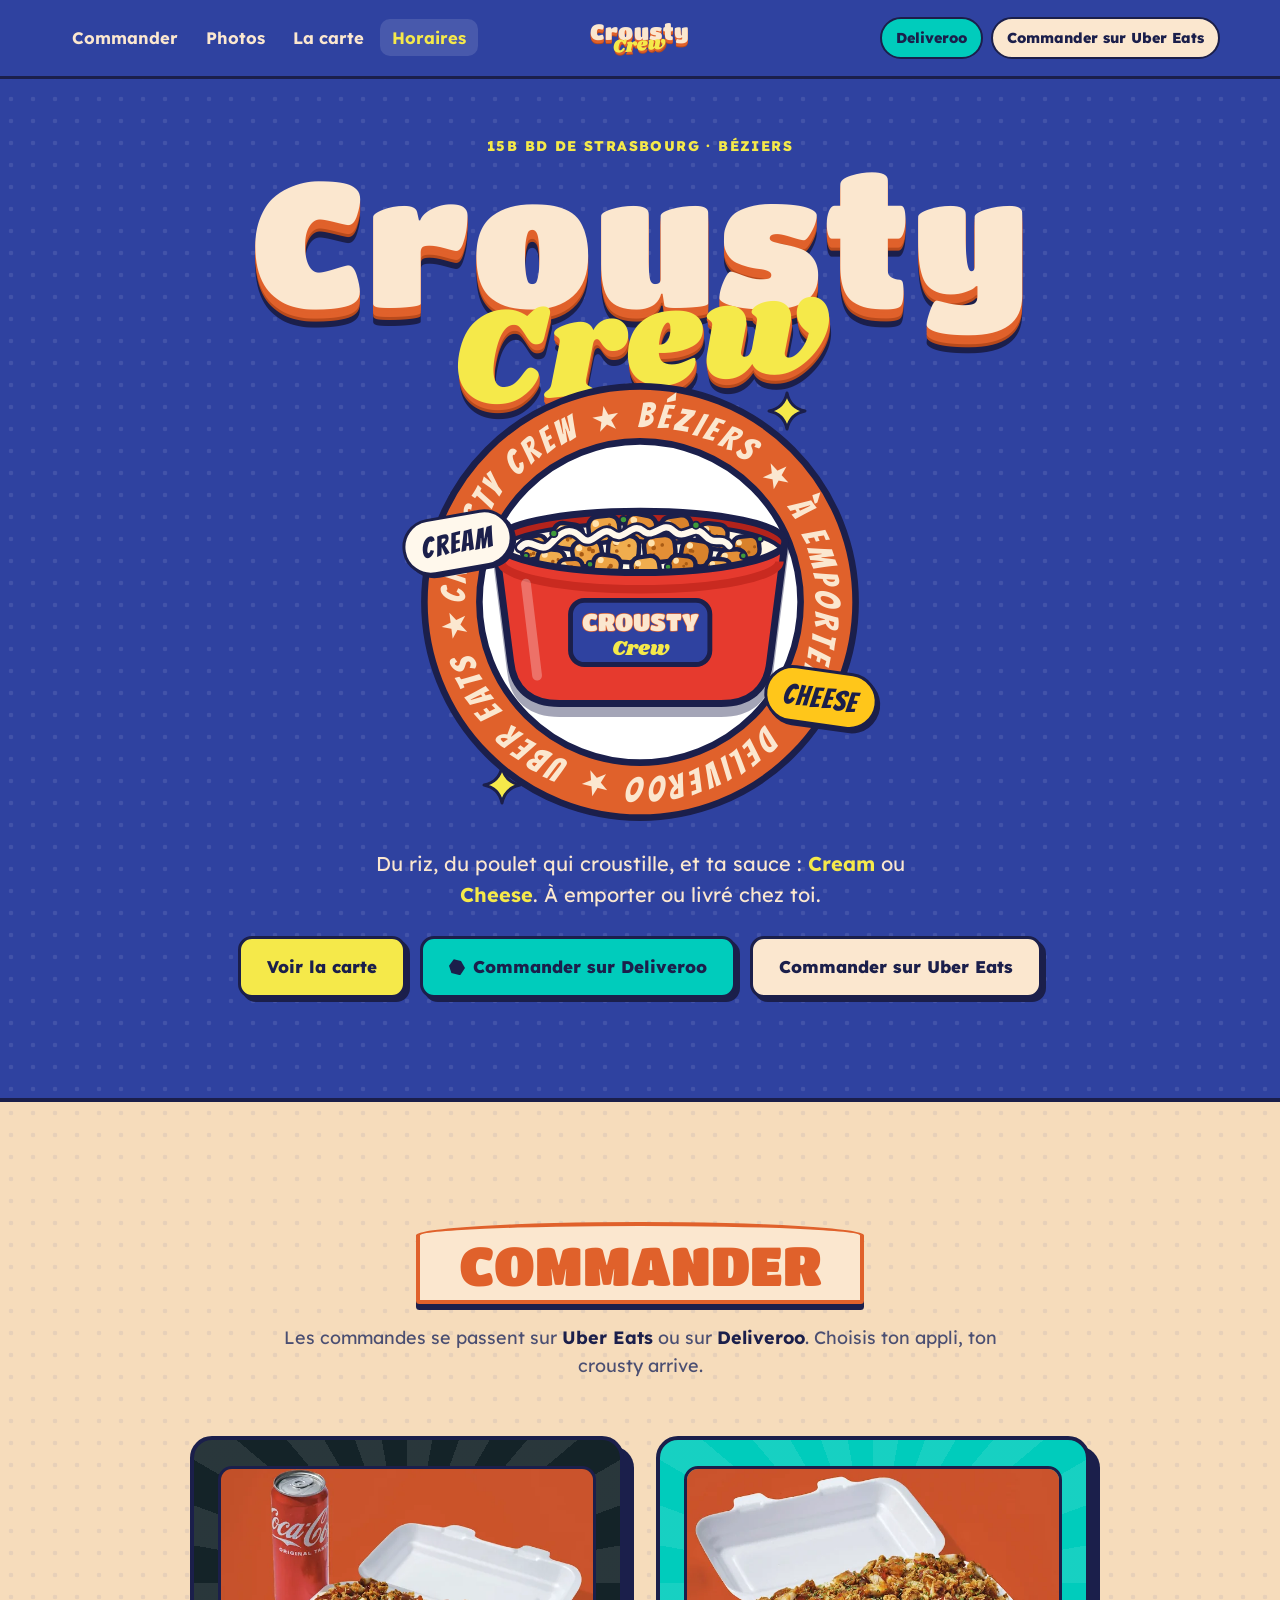
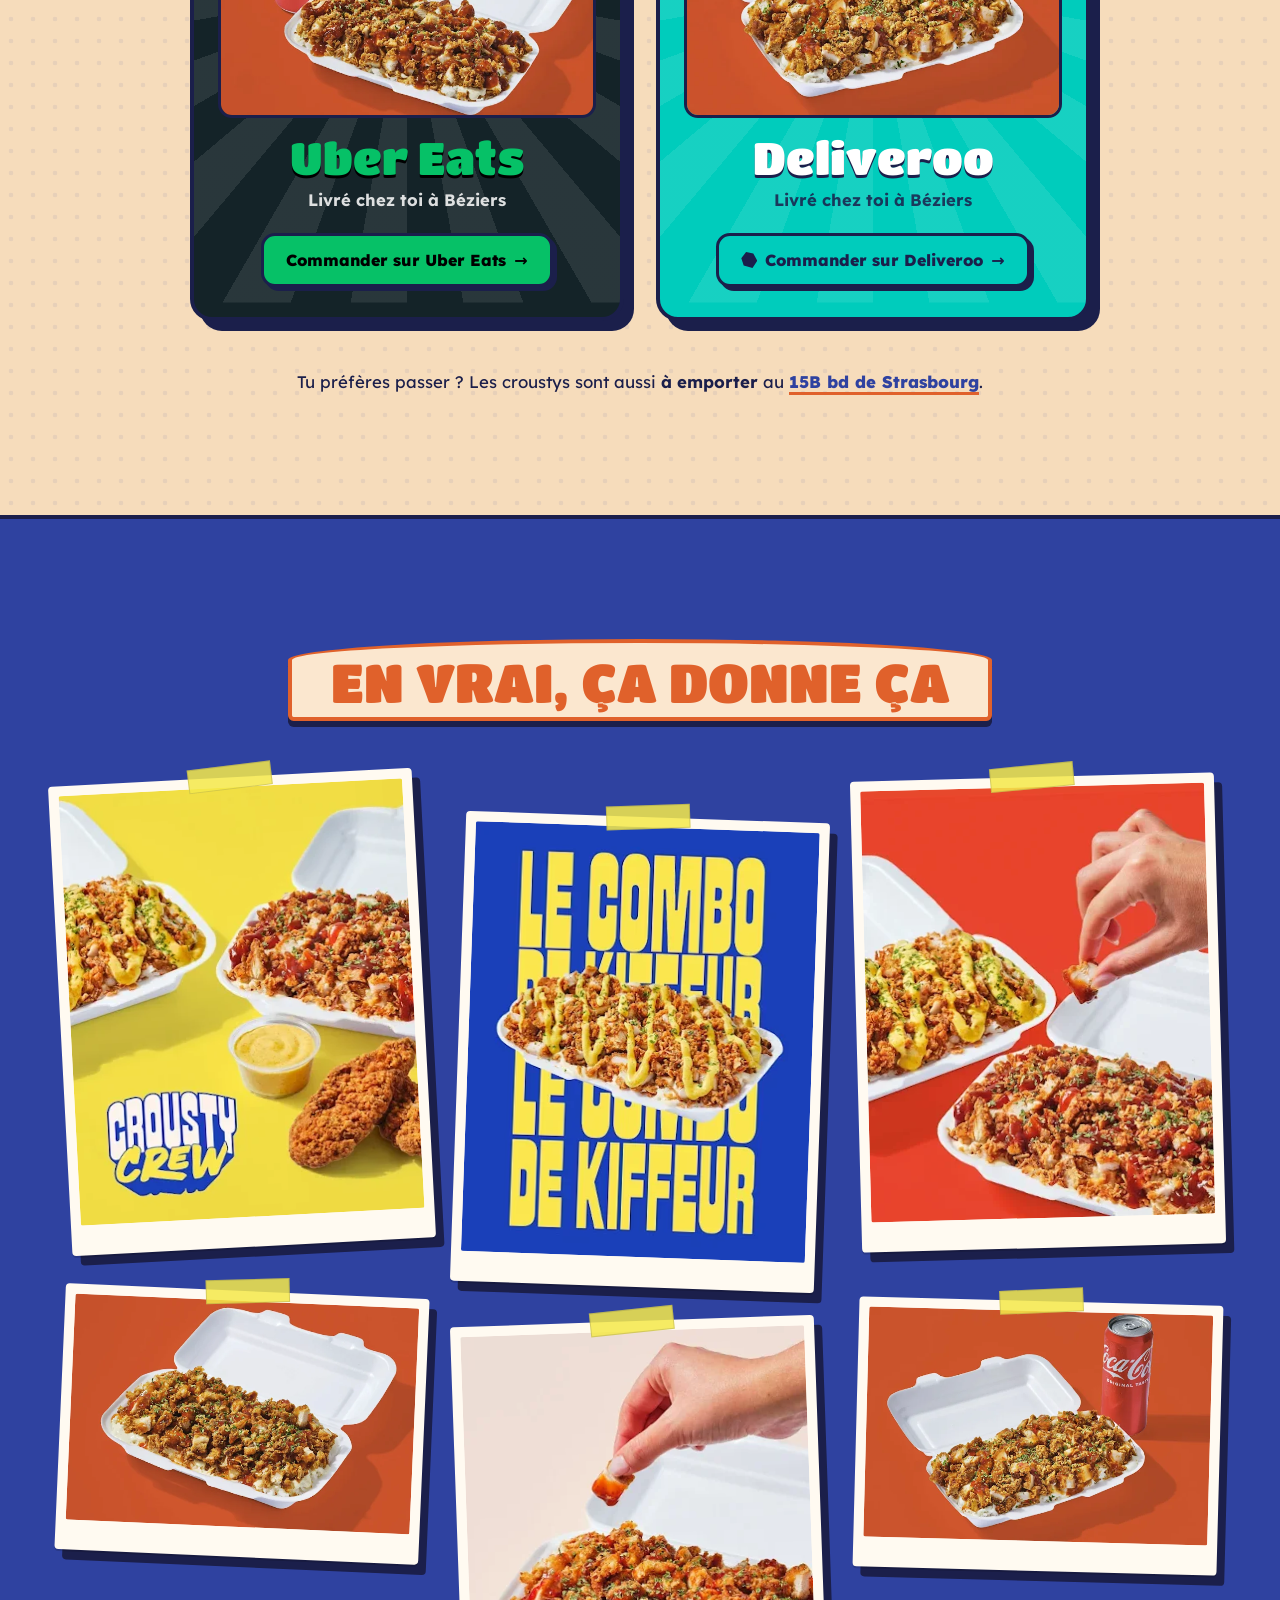
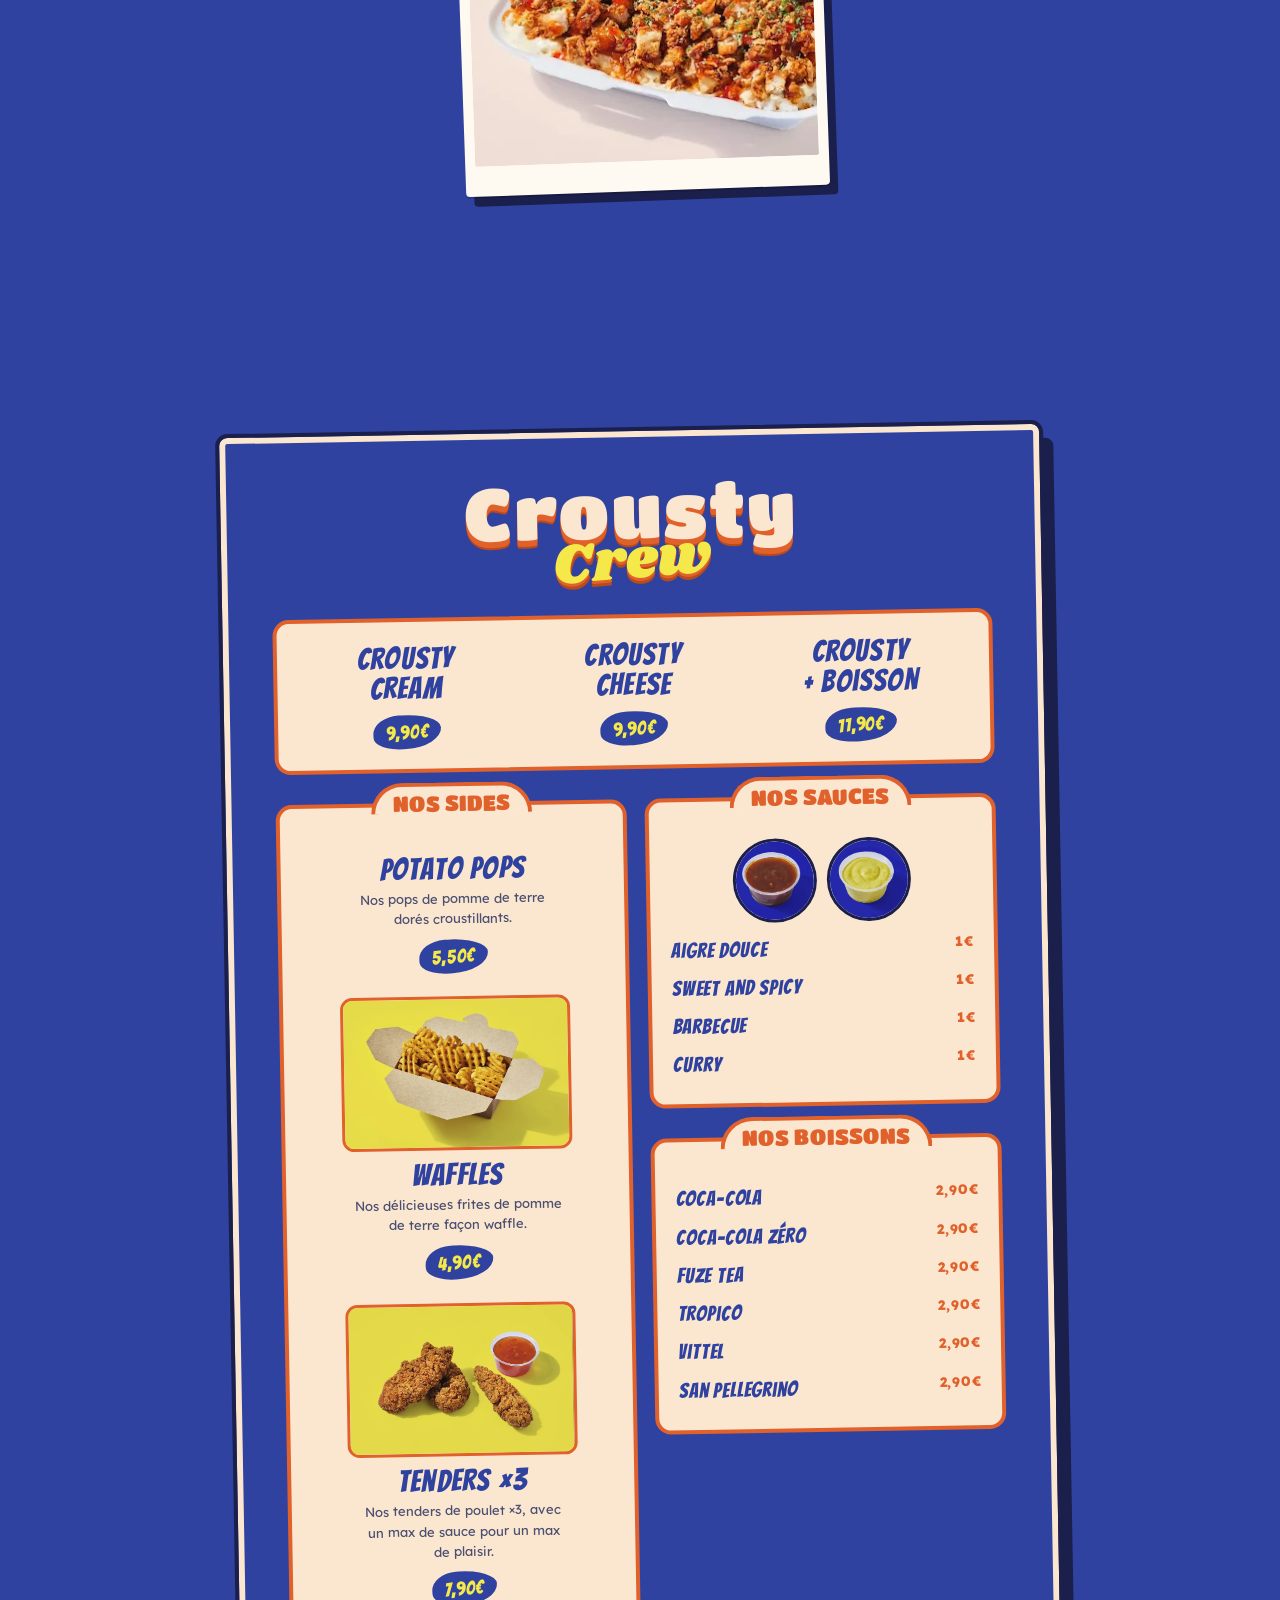
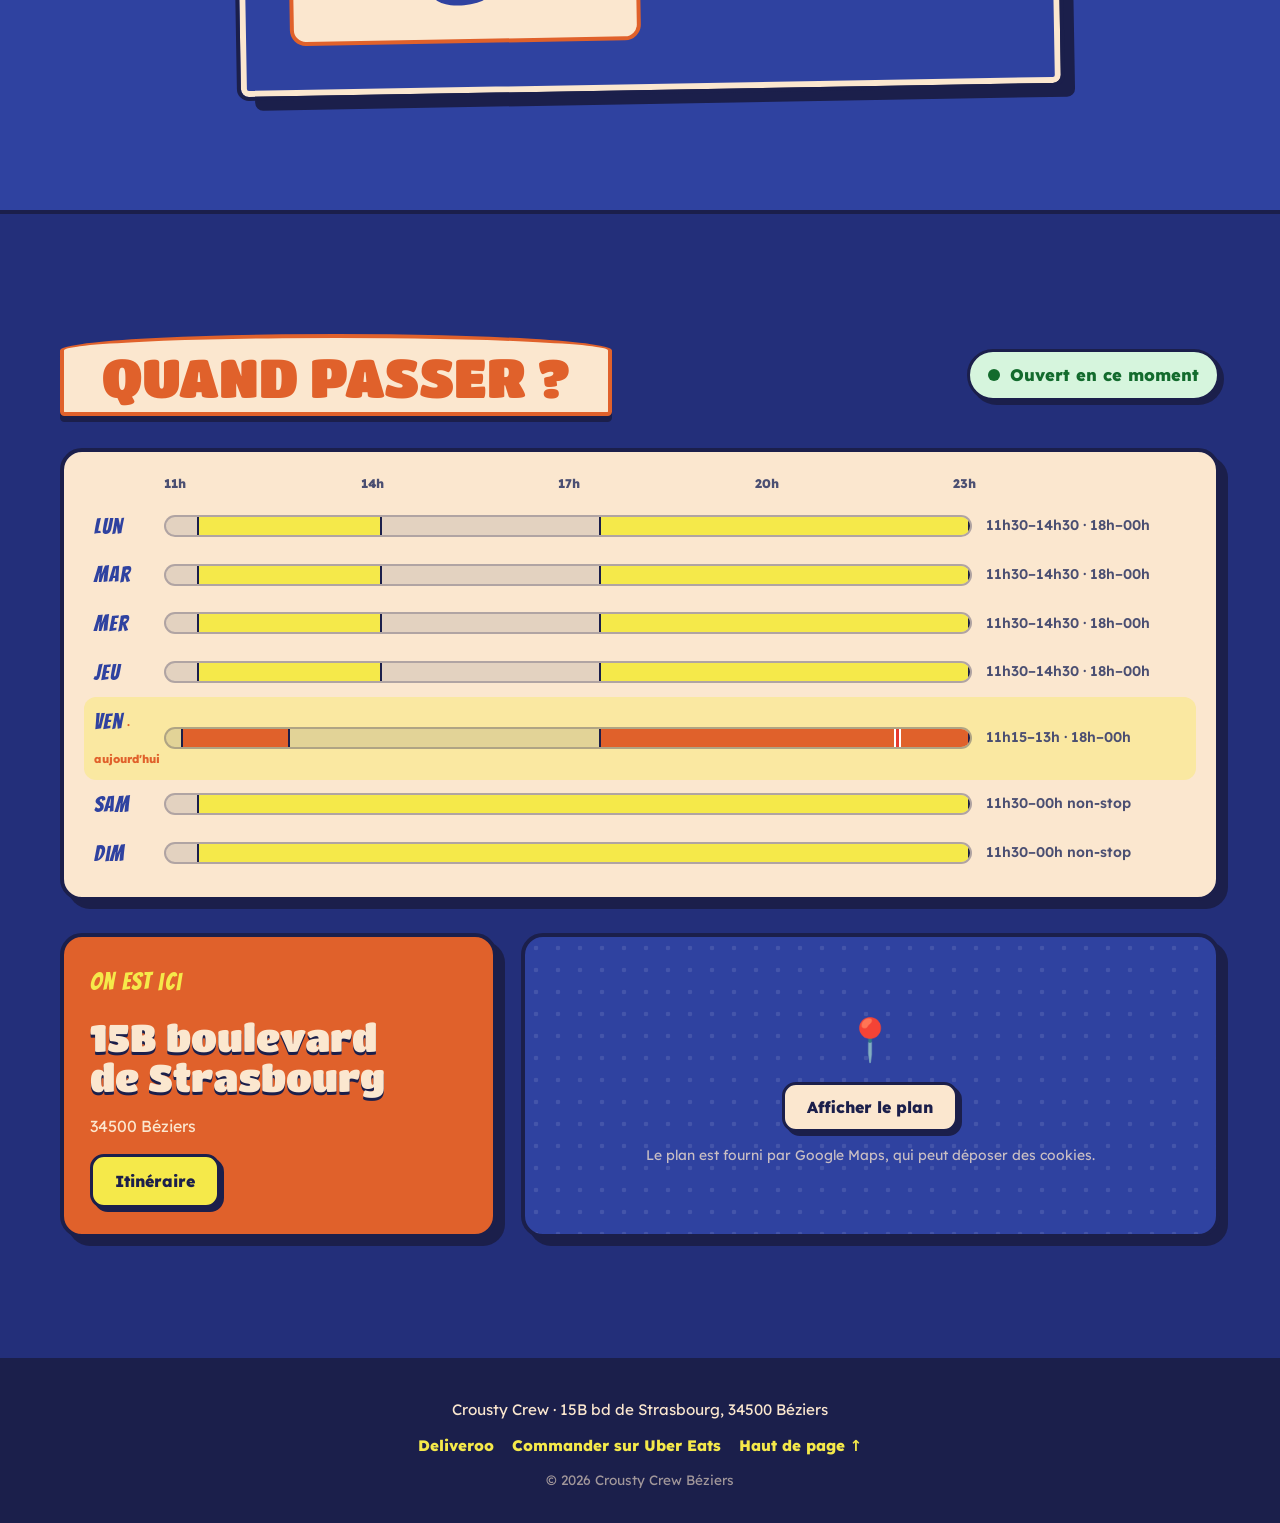
<file: index.html>
<!DOCTYPE html>
<html lang="fr">
<head>
  <meta charset="UTF-8">
  <meta name="viewport" content="width=device-width, initial-scale=1.0">
  <title>Crousty Crew Béziers | Crousty Cream &amp; Cheese · 15B bd de Strasbourg</title>
  <meta name="description" content="Crousty Crew à Béziers : Crousty Cream ou Crousty Cheese à 9,90 €, potato pops, waffles, tenders, sauces à 1 €. À emporter, sur Deliveroo ou Uber Eats. 15B boulevard de Strasbourg.">
  <meta name="theme-color" content="#2f42a0">

  <meta property="og:type" content="website">
  <meta property="og:locale" content="fr_FR">
  <meta property="og:title" content="Crousty Crew Béziers">
  <meta property="og:description" content="Crousty Cream ou Cheese, sides et sauces. À commander sur Uber Eats ou Deliveroo. 15B bd de Strasbourg, Béziers.">

  <link rel="icon" href="data:image/svg+xml,%3Csvg xmlns='http://www.w3.org/2000/svg' viewBox='0 0 64 64'%3E%3Crect width='64' height='64' rx='14' fill='%232f42a0'/%3E%3Cpath d='M8 30h48c-2 18-12 26-24 26S10 48 8 30z' fill='%23e63a2e' stroke='%231b1f4b' stroke-width='3'/%3E%3Ccircle cx='22' cy='26' r='7' fill='%23e9973a' stroke='%231b1f4b' stroke-width='3'/%3E%3Ccircle cx='34' cy='22' r='8' fill='%23e9973a' stroke='%231b1f4b' stroke-width='3'/%3E%3Ccircle cx='45' cy='27' r='6' fill='%23e9973a' stroke='%231b1f4b' stroke-width='3'/%3E%3C/svg%3E">
  <link rel="preconnect" href="https://fonts.googleapis.com">
  <link rel="preconnect" href="https://fonts.gstatic.com" crossorigin>
  <link href="https://fonts.googleapis.com/css2?family=Titan+One&family=Shrikhand&family=Bangers&family=Lexend:wght@400;500;700;800&display=swap" rel="stylesheet">
  <link rel="stylesheet" href="style.css">

  <script type="application/ld+json">
  {
    "@context": "https://schema.org",
    "@type": "Restaurant",
    "name": "Crousty Crew",
    "servesCuisine": ["Crousty", "Restauration rapide"],
    "priceRange": "€",
    "address": {
      "@type": "PostalAddress",
      "streetAddress": "15B boulevard de Strasbourg",
      "postalCode": "34500",
      "addressLocality": "Béziers",
      "addressCountry": "FR"
    },
    "openingHoursSpecification": [
      { "@type": "OpeningHoursSpecification", "dayOfWeek": ["Monday","Tuesday","Wednesday","Thursday"], "opens": "11:30", "closes": "14:30" },
      { "@type": "OpeningHoursSpecification", "dayOfWeek": ["Monday","Tuesday","Wednesday","Thursday","Friday"], "opens": "18:00", "closes": "23:59" },
      { "@type": "OpeningHoursSpecification", "dayOfWeek": "Friday", "opens": "11:15", "closes": "13:00" },
      { "@type": "OpeningHoursSpecification", "dayOfWeek": ["Saturday","Sunday"], "opens": "11:30", "closes": "23:59" }
    ]
  }
  </script>
</head>
<body>
  <a class="skip" href="#main">Aller au contenu</a>

  <!-- ===== Illustrations réutilisables ===== -->
  <svg width="0" height="0" style="position:absolute" aria-hidden="true" focusable="false">
    <defs>
      <!-- Le bol rouge Crousty Crew. La sauce prend la couleur "color" de l'élément qui l'utilise. -->
      <symbol id="bowl" viewBox="0 0 240 210">
        <defs><clipPath id="bowlMouth"><path d="M16 76A104 22 0 0 0 224 76V44H16z"/></clipPath></defs>
        <!-- intérieur du pot -->
        <ellipse cx="120" cy="76" rx="104" ry="22" fill="#b3231b" stroke="#1b1f4b" stroke-width="5"/>
        <g clip-path="url(#bowlMouth)">
          <!-- riz -->
          <path d="M18 82C34 56 206 56 222 82C196 104 44 104 18 82z" fill="#fff7e8" stroke="#1b1f4b" stroke-width="3"/>
          <!-- dés de poulet -->
          <g>
            <g transform="rotate(10 120 66)"><rect x="109.0" y="56.5" width="22.1" height="18.9" rx="6.8" fill="#e48f36" stroke="#1b1f4b" stroke-width="3.2"/><g fill="#a95b14"><circle cx="119.3" cy="67.9" r="1.6"/><circle cx="119.5" cy="67.3" r="1.4"/><circle cx="115.4" cy="67.4" r="1.4"/></g><circle cx="114.5" cy="61.3" r="2.4" fill="#ffe2ad"/></g>
            <g transform="rotate(-6 94 67)"><rect x="83.0" y="57.5" width="22.1" height="18.9" rx="6.8" fill="#eea445" stroke="#1b1f4b" stroke-width="3.2"/><g fill="#a95b14"><circle cx="98.3" cy="64.2" r="1.2"/><circle cx="88.0" cy="71.4" r="1.5"/><circle cx="87.3" cy="73.1" r="1.7"/></g><circle cx="88.5" cy="62.3" r="2.4" fill="#ffe2ad"/></g>
            <g transform="rotate(-8 146 67)"><rect x="135.0" y="57.5" width="22.1" height="18.9" rx="6.8" fill="#d9822b" stroke="#1b1f4b" stroke-width="3.2"/><g fill="#a95b14"><circle cx="148.3" cy="69.4" r="1.1"/><circle cx="138.9" cy="68.5" r="1.0"/><circle cx="141.4" cy="65.7" r="1.0"/></g><circle cx="140.5" cy="62.3" r="2.4" fill="#ffe2ad"/></g>
            <g transform="rotate(8 68 72)"><rect x="57.5" y="63.0" width="21.0" height="18.0" rx="6.5" fill="#f0ad4e" stroke="#1b1f4b" stroke-width="3.2"/><g fill="#a95b14"><circle cx="67.5" cy="72.6" r="1.6"/><circle cx="68.3" cy="74.5" r="1.3"/><circle cx="70.3" cy="72.8" r="1.2"/></g><circle cx="62.8" cy="67.5" r="2.3" fill="#ffe2ad"/></g>
            <g transform="rotate(6 172 72)"><rect x="161.5" y="63.0" width="21.0" height="18.0" rx="6.5" fill="#e48f36" stroke="#1b1f4b" stroke-width="3.2"/><g fill="#a95b14"><circle cx="179.0" cy="78.0" r="1.6"/><circle cx="174.9" cy="71.4" r="1.2"/><circle cx="169.0" cy="69.1" r="1.5"/></g><circle cx="166.8" cy="67.5" r="2.3" fill="#ffe2ad"/></g>
            <g transform="rotate(-10 44 80)"><rect x="34.5" y="71.9" width="18.9" height="16.2" rx="5.9" fill="#eea445" stroke="#1b1f4b" stroke-width="3.2"/><g fill="#a95b14"><circle cx="42.7" cy="84.1" r="1.3"/><circle cx="49.8" cy="84.1" r="1.0"/><circle cx="40.3" cy="84.6" r="1.3"/></g><circle cx="39.3" cy="76.0" r="2.1" fill="#ffe2ad"/></g>
            <g transform="rotate(-6 196 80)"><rect x="186.6" y="71.9" width="18.9" height="16.2" rx="5.9" fill="#d9822b" stroke="#1b1f4b" stroke-width="3.2"/><g fill="#a95b14"><circle cx="202.1" cy="80.2" r="1.1"/><circle cx="197.6" cy="83.5" r="1.2"/><circle cx="190.8" cy="79.6" r="1.7"/></g><circle cx="191.3" cy="76.0" r="2.1" fill="#ffe2ad"/></g>
            <g transform="rotate(4 108 81)"><rect x="97.0" y="71.5" width="22.1" height="18.9" rx="6.8" fill="#f0ad4e" stroke="#1b1f4b" stroke-width="3.2"/><g fill="#a95b14"><circle cx="111.8" cy="78.4" r="1.2"/><circle cx="102.1" cy="77.8" r="1.6"/><circle cx="103.3" cy="82.9" r="1.3"/></g><circle cx="102.5" cy="76.3" r="2.4" fill="#ffe2ad"/></g>
            <g transform="rotate(-6 134 81)"><rect x="123.0" y="71.5" width="22.1" height="18.9" rx="6.8" fill="#e48f36" stroke="#1b1f4b" stroke-width="3.2"/><g fill="#a95b14"><circle cx="129.5" cy="84.6" r="1.1"/><circle cx="136.1" cy="78.4" r="1.3"/><circle cx="129.8" cy="79.9" r="1.7"/></g><circle cx="128.5" cy="76.3" r="2.4" fill="#ffe2ad"/></g>
            <g transform="rotate(-10 82 84)"><rect x="71.5" y="75.0" width="21.0" height="18.0" rx="6.5" fill="#eea445" stroke="#1b1f4b" stroke-width="3.2"/><g fill="#a95b14"><circle cx="86.2" cy="83.3" r="1.6"/><circle cx="77.9" cy="84.2" r="1.6"/><circle cx="84.0" cy="81.4" r="1.7"/></g><circle cx="76.8" cy="79.5" r="2.3" fill="#ffe2ad"/></g>
            <g transform="rotate(10 160 84)"><rect x="149.5" y="75.0" width="21.0" height="18.0" rx="6.5" fill="#d9822b" stroke="#1b1f4b" stroke-width="3.2"/><g fill="#a95b14"><circle cx="156.0" cy="82.9" r="1.5"/><circle cx="157.6" cy="83.2" r="1.1"/><circle cx="154.3" cy="86.0" r="1.2"/></g><circle cx="154.8" cy="79.5" r="2.3" fill="#ffe2ad"/></g>
            <g transform="rotate(6 56 90)"><rect x="46.0" y="81.5" width="19.9" height="17.1" rx="6.2" fill="#f0ad4e" stroke="#1b1f4b" stroke-width="3.2"/><g fill="#a95b14"><circle cx="57.3" cy="90.0" r="1.3"/><circle cx="62.1" cy="91.0" r="1.4"/><circle cx="60.9" cy="88.2" r="1.1"/></g><circle cx="51.0" cy="85.7" r="2.2" fill="#ffe2ad"/></g>
            <g transform="rotate(-4 186 90)"><rect x="176.0" y="81.5" width="19.9" height="17.1" rx="6.2" fill="#e48f36" stroke="#1b1f4b" stroke-width="3.2"/><g fill="#a95b14"><circle cx="191.4" cy="94.0" r="1.2"/><circle cx="181.9" cy="93.3" r="1.7"/><circle cx="182.0" cy="95.2" r="1.6"/></g><circle cx="181.0" cy="85.7" r="2.2" fill="#ffe2ad"/></g>
            <g transform="rotate(8 96 94)"><rect x="86.0" y="85.5" width="19.9" height="17.1" rx="6.2" fill="#eea445" stroke="#1b1f4b" stroke-width="3.2"/><g fill="#a95b14"><circle cx="97.4" cy="94.4" r="1.1"/><circle cx="89.9" cy="99.4" r="1.2"/><circle cx="98.7" cy="92.9" r="1.6"/></g><circle cx="91.0" cy="89.7" r="2.2" fill="#ffe2ad"/></g>
            <g transform="rotate(6 150 94)"><rect x="140.6" y="85.9" width="18.9" height="16.2" rx="5.9" fill="#d9822b" stroke="#1b1f4b" stroke-width="3.2"/><g fill="#a95b14"><circle cx="151.2" cy="93.3" r="1.1"/><circle cx="152.8" cy="91.4" r="1.2"/><circle cx="150.7" cy="98.1" r="1.4"/></g><circle cx="145.3" cy="90.0" r="2.1" fill="#ffe2ad"/></g>
            <g transform="rotate(-8 124 95)"><rect x="114.0" y="86.5" width="19.9" height="17.1" rx="6.2" fill="#f0ad4e" stroke="#1b1f4b" stroke-width="3.2"/><g fill="#a95b14"><circle cx="121.1" cy="99.9" r="1.1"/><circle cx="117.6" cy="94.0" r="1.3"/><circle cx="118.2" cy="93.2" r="1.3"/></g><circle cx="119.0" cy="90.7" r="2.2" fill="#ffe2ad"/></g>
            <g transform="rotate(-4 70 96)"><rect x="61.1" y="88.3" width="17.8" height="15.3" rx="5.5" fill="#e48f36" stroke="#1b1f4b" stroke-width="3.2"/><g fill="#a95b14"><circle cx="70.9" cy="94.0" r="1.3"/><circle cx="74.7" cy="100.9" r="1.5"/><circle cx="72.3" cy="97.7" r="1.1"/></g><circle cx="65.5" cy="92.2" r="2.0" fill="#ffe2ad"/></g>
            <g transform="rotate(4 176 96)"><rect x="167.1" y="88.3" width="17.8" height="15.3" rx="5.5" fill="#eea445" stroke="#1b1f4b" stroke-width="3.2"/><g fill="#a95b14"><circle cx="170.5" cy="93.1" r="1.6"/><circle cx="178.4" cy="100.8" r="1.0"/><circle cx="177.6" cy="96.9" r="1.5"/></g><circle cx="171.5" cy="92.2" r="2.0" fill="#ffe2ad"/></g>
          </g>
          <!-- sauce -->
          <path d="M34 80c8-9 14 6 22-3s14-12 22-4 14-10 22-3 14-9 22-2 14-8 22 0 14-6 22 3 12 0 18 8" fill="none" stroke="#1b1f4b" stroke-width="8.5" stroke-linecap="round" stroke-linejoin="round"/>
          <path d="M34 80c8-9 14 6 22-3s14-12 22-4 14-10 22-3 14-9 22-2 14-8 22 0 14-6 22 3 12 0 18 8" fill="none" stroke="currentColor" stroke-width="4.6" stroke-linecap="round" stroke-linejoin="round"/>
          <!-- persil -->
          <g fill="#3f9b3a" stroke="#1b1f4b" stroke-width="1.3"><circle cx="58" cy="70" r="2.6"/><circle cx="108" cy="60" r="2.6"/><circle cx="160" cy="64" r="2.6"/><circle cx="84" cy="92" r="2.3"/><circle cx="140" cy="94" r="2.3"/><circle cx="194" cy="86" r="2.3"/><circle cx="38" cy="86" r="2.1"/><circle cx="206" cy="74" r="2.1"/></g>
        </g>
        <!-- le pot : flancs droits, fond arrondi, bord avant devant la nourriture -->
        <path d="M16 76A104 22 0 0 0 224 76L213 162C211 182 198 192 178 192H62C42 192 29 182 27 162z" fill="#e63a2e" stroke="#1b1f4b" stroke-width="5" stroke-linejoin="round"/>
        <path d="M20 90A100 20 0 0 0 220 90" fill="none" stroke="#c92a20" stroke-width="6"/>
        <path d="M38 106L46 172" stroke="#fff" stroke-width="7" stroke-linecap="round" opacity=".28"/>
        <!-- étiquette -->
        <rect x="70" y="118" width="100" height="46" rx="10" fill="#2f42a0" stroke="#1b1f4b" stroke-width="3.5"/>
        <text x="120" y="140" text-anchor="middle" font-family="Titan One, Arial Black, sans-serif" font-size="17" fill="#fbe7cf" stroke="#e0612b" stroke-width="1" paint-order="stroke">CROUSTY</text>
        <text x="120" y="157" text-anchor="middle" font-family="Shrikhand, Georgia, serif" font-size="15" fill="#f5e94a">Crew</text>
      </symbol>

      <symbol id="can" viewBox="0 0 60 100">
        <rect x="6" y="8" width="48" height="86" rx="8" fill="#e63a2e" stroke="#1b1f4b" stroke-width="4"/>
        <rect x="10" y="2" width="40" height="10" rx="4" fill="#cfd3e0" stroke="#1b1f4b" stroke-width="4"/>
        <rect x="6" y="40" width="48" height="24" fill="#f5e94a" stroke="#1b1f4b" stroke-width="3"/>
        <path d="M14 22v8" stroke="#fff" stroke-width="4" stroke-linecap="round" opacity=".5"/>
      </symbol>

      <symbol id="pops" viewBox="0 0 80 60"><g stroke="#1b1f4b" stroke-width="3"><circle cx="22" cy="38" r="13" fill="#eebb4d"/><circle cx="44" cy="30" r="14" fill="#f3c65c"/><circle cx="60" cy="42" r="12" fill="#e9b043"/></g><g fill="#c98a1e"><circle cx="40" cy="26" r="2"/><circle cx="20" cy="34" r="1.6"/><circle cx="58" cy="40" r="1.6"/></g></symbol>
      <symbol id="waffle" viewBox="0 0 80 60"><g transform="rotate(-10 40 30)"><rect x="12" y="12" width="56" height="38" rx="8" fill="#f3c65c" stroke="#1b1f4b" stroke-width="3"/><path d="M26 12v38M40 12v38M54 12v38M12 25h56M12 38h56" stroke="#c98a1e" stroke-width="3"/></g></symbol>
      <symbol id="tenders" viewBox="0 0 80 60"><g stroke="#1b1f4b" stroke-width="3" stroke-linejoin="round"><path d="M8 34c2-10 22-14 30-8 6 4 2 12-8 14-10 2-24 2-22-6z" fill="#e6963c"/><path d="M30 22c4-10 26-12 34-4 6 6 0 14-10 14-12 0-26 0-24-10z" fill="#eda046"/><path d="M34 46c4-8 24-8 30-2 4 5-2 10-12 10-10 0-20-2-18-8z" fill="#d9822b"/></g></symbol>
      <symbol id="spark" viewBox="0 0 40 40"><path d="M20 2c2 10 8 16 18 18-10 2-16 8-18 18-2-10-8-16-18-18 10-2 16-8 18-18z" fill="#f5e94a" stroke="#1b1f4b" stroke-width="3" stroke-linejoin="round"/></symbol>
    </defs>
  </svg>

  <!-- ===== Header : logo au centre ===== -->
  <header class="top" id="header">
    <nav class="top__nav" aria-label="Navigation principale">
      <ul class="top__links top__links--left" id="navLinks">
        <li><a href="#commander">Commander</a></li>
        <li><a href="#photos">Photos</a></li>
        <li><a href="#carte">La carte</a></li>
        <li><a href="#horaires">Horaires</a></li>
      </ul>
      <a href="#top" class="logo" aria-label="Crousty Crew, accueil"><span class="logo__crousty">Crousty</span><span class="logo__crew">Crew</span></a>
      <div class="top__order">
        <a class="pill pill--deliveroo" data-order="deliveroo" href="https://deliveroo.fr/fr/menu/beziers/la-chevaliere/crousty-crew-beziers" target="_blank" rel="noopener">Deliveroo</a>
        <a class="pill pill--uber" data-order="ubereats" href="https://www.ubereats.com/fr/store/crousty-crew-beziers/BfXI0BCmUoWS0sB-ZyaTMw" target="_blank" rel="noopener">Commander sur Uber Eats</a>
      </div>
      <button class="burger" id="burger" aria-label="Ouvrir le menu" aria-expanded="false" aria-controls="navLinks"><span></span><span></span></button>
    </nav>
  </header>

  <main id="main">
    <!-- ===== Hero façon affiche ===== -->
    <section class="poster" id="top">
      <p class="poster__kicker" data-reveal>15B bd de Strasbourg · Béziers</p>
      <h1 class="mega" aria-label="Crousty Crew, le crousty à Béziers">
        <span class="mega__crousty" aria-hidden="true">Crousty</span>
        <span class="mega__crew" aria-hidden="true">Crew</span>
      </h1>

      <div class="stage-hero" data-reveal style="--d:.2s">
        <svg class="ring" viewBox="0 0 400 400" aria-hidden="true">
          <defs><path id="ringPath" d="M30 200a170 170 0 1 1 340 0a170 170 0 1 1-340 0"/></defs>
          <circle cx="200" cy="200" r="196" fill="#e0612b" stroke="#1b1f4b" stroke-width="6"/>
          <circle cx="200" cy="200" r="146" fill="#ffffff" stroke="#1b1f4b" stroke-width="6"/>
          <text font-family="Bangers, Impact, sans-serif" font-size="31" fill="#fbe7cf" dominant-baseline="central"><textPath href="#ringPath" textLength="1060" lengthAdjust="spacing">CROUSTY CREW ★ BÉZIERS ★ À EMPORTER ★ DELIVEROO ★ UBER EATS ★</textPath></text>
        </svg>
        <svg class="stage-hero__bowl sauce-cream" viewBox="0 0 240 210" role="img" aria-label="Un pot rouge Crousty Crew rempli de riz et de poulet croustillant"><use href="#bowl"/></svg>
        <span class="tag tag--cream">Cream</span>
        <span class="tag tag--cheese">Cheese</span>
        <svg class="spark spark--a" aria-hidden="true"><use href="#spark"/></svg>
        <svg class="spark spark--b" aria-hidden="true"><use href="#spark"/></svg>
      </div>

      <p class="poster__lead" data-reveal style="--d:.35s">Du riz, du poulet qui croustille, et ta sauce&nbsp;: <strong>Cream</strong> ou <strong>Cheese</strong>. À emporter ou livré chez toi.</p>
      <div class="poster__cta" data-reveal style="--d:.45s">
        <a href="#carte" class="btn btn--yellow btn--big">Voir la carte</a>
        <a class="btn btn--deliveroo btn--big" data-order="deliveroo" href="https://deliveroo.fr/fr/menu/beziers/la-chevaliere/crousty-crew-beziers" target="_blank" rel="noopener">Commander sur Deliveroo</a>
        <a class="btn btn--cream btn--big" data-order="ubereats" href="https://www.ubereats.com/fr/store/crousty-crew-beziers/BfXI0BCmUoWS0sB-ZyaTMw" target="_blank" rel="noopener">Commander sur Uber Eats</a>
      </div>
    </section>

    <!-- ===== Commander : sur Uber Eats ou Deliveroo ===== -->
    <section class="order" id="commander" aria-labelledby="order-title">
      <div class="order__head">
        <h2 id="order-title" class="tab-title" data-reveal>Commander</h2>
        <p data-reveal style="--d:.1s">Les commandes se passent sur <strong>Uber Eats</strong> ou sur <strong>Deliveroo</strong>. Choisis ton appli, ton crousty arrive.</p>
      </div>

      <div class="order__grid">
        <a class="platform platform--uber" data-order="ubereats" href="https://www.ubereats.com/fr/store/crousty-crew-beziers/BfXI0BCmUoWS0sB-ZyaTMw" target="_blank" rel="noopener" data-reveal>
          <img class="platform__photo" src="images/crousty-coca.webp" width="680" height="437" alt="" loading="lazy">
          <span class="platform__name">Uber Eats</span>
          <span class="platform__info">Livré chez toi à Béziers</span>
          <span class="btn btn--uber">Commander sur Uber Eats <span aria-hidden="true">→</span></span>
        </a>
        <a class="platform platform--deliveroo" data-order="deliveroo" href="https://deliveroo.fr/fr/menu/beziers/la-chevaliere/crousty-crew-beziers" target="_blank" rel="noopener" data-reveal style="--d:.1s">
          <img class="platform__photo" src="images/crousty-boite-2.webp" width="680" height="436" alt="" loading="lazy">
          <span class="platform__name">Deliveroo</span>
          <span class="platform__info">Livré chez toi à Béziers</span>
          <span class="btn btn--deliveroo">Commander sur Deliveroo <span aria-hidden="true">→</span></span>
        </a>
      </div>

      <p class="order__note" data-reveal>Tu préfères passer ? Les croustys sont aussi <strong>à emporter</strong> au <a href="#horaires">15B bd de Strasbourg</a>.</p>
    </section>

    <!-- ===== Galerie : les vraies photos ===== -->
    <section class="wall" id="photos" aria-labelledby="wall-title">
      <h2 id="wall-title" class="tab-title" data-reveal>En vrai, ça donne ça</h2>
      <div class="wall__grid">
        <figure class="snap snap--a" data-reveal><img src="images/duo-logo.webp" width="408" height="510" alt="Deux box de crousty Crousty Crew avec des tenders et une sauce" loading="lazy"></figure>
        <figure class="snap snap--b" data-reveal style="--d:.06s"><img src="images/combo-kiffeur.webp" width="408" height="510" alt="Affiche Le combo de kiffeur : une box de crousty nappée de sauce jaune" loading="lazy"></figure>
        <figure class="snap snap--c" data-reveal style="--d:.12s"><img src="images/duo-main.webp" width="407" height="510" alt="Une main attrape un morceau de poulet croustillant dans une box" loading="lazy"></figure>
        <figure class="snap snap--d" data-reveal style="--d:.18s"><img src="images/crousty-boite.webp" width="680" height="447" alt="Une box de crousty ouverte, poulet croustillant et sauce" loading="lazy"></figure>
        <figure class="snap snap--e" data-reveal style="--d:.24s"><img src="images/crousty-main.webp" width="408" height="510" alt="Un morceau de crousty saucé pris à la main" loading="lazy"></figure>
        <figure class="snap snap--f" data-reveal style="--d:.3s"><img src="images/crousty-coca-2.webp" width="680" height="454" alt="Une box de crousty avec une canette de Coca-Cola" loading="lazy"></figure>
      </div>
    </section>

    <!-- ===== La carte, façon affiche ===== -->
    <section class="menu-wrap" id="carte" aria-labelledby="carte-title">
      <h2 id="carte-title" class="sr-only">La carte</h2>
      <div class="menu-poster" data-reveal>
        <p class="menu-poster__logo" aria-hidden="true"><span class="logo__crousty">Crousty</span><span class="logo__crew">Crew</span></p>

        <div class="panel panel--wide">
          <div class="mp-item"><b>Crousty<br>Cream</b><em>9,90€</em></div>
          <div class="mp-item"><b>Crousty<br>Cheese</b><em>9,90€</em></div>
          <div class="mp-item"><b>Crousty<br>+ Boisson</b><em>11,90€</em></div>
        </div>

        <div class="menu-poster__cols">
          <div class="panel">
            <h3 class="panel__tab">Nos sides</h3>
            <div class="mp-side"><b>Potato Pops</b><span>Nos pops de pomme de terre dorés croustillants.</span><em>5,50€</em></div>
            <div class="mp-side"><img class="mp-photo" src="images/waffles.webp" width="680" height="455" alt="Des waffles dorées dans une boîte en carton" loading="lazy"><b>Waffles</b><span>Nos délicieuses frites de pomme de terre façon waffle.</span><em>4,90€</em></div>
            <div class="mp-side"><img class="mp-photo" src="images/tenders.webp" width="680" height="445" alt="Trois tenders de poulet panés avec une sauce" loading="lazy"><b>Tenders ×3</b><span>Nos tenders de poulet ×3, avec un max de sauce pour un max de plaisir.</span><em>7,90€</em></div>
          </div>
          <div class="menu-poster__stack">
            <div class="panel">
              <h3 class="panel__tab">Nos sauces</h3>
              <div class="mp-sauces" aria-hidden="true"><img src="images/sauce-brune.webp" width="680" height="441" alt="" loading="lazy"><img src="images/sauce-jaune.webp" width="680" height="449" alt="" loading="lazy"></div>
              <ul class="mp-list"><li>Aigre douce <i>1€</i></li><li>Sweet and spicy <i>1€</i></li><li>Barbecue <i>1€</i></li><li>Curry <i>1€</i></li></ul>
            </div>
            <div class="panel">
              <h3 class="panel__tab">Nos boissons</h3>
              <ul class="mp-list"><li>Coca-Cola <i>2,90€</i></li><li>Coca-Cola Zéro <i>2,90€</i></li><li>Fuze Tea <i>2,90€</i></li><li>Tropico <i>2,90€</i></li><li>Vittel <i>2,90€</i></li><li>San Pellegrino <i>2,90€</i></li></ul>
            </div>
          </div>
        </div>
      </div>
    </section>

    <!-- ===== Horaires en frise ===== -->
    <section class="hours-wrap" id="horaires" aria-labelledby="horaires-title">
      <div class="hours-head">
        <h2 id="horaires-title" class="tab-title" data-reveal>Quand passer&nbsp;?</h2>
        <p class="open" id="openStatus" data-reveal></p>
      </div>

      <div class="timeline" data-reveal>
        <div class="timeline__scale" aria-hidden="true"><span>11h</span><span>14h</span><span>17h</span><span>20h</span><span>23h</span></div>
        <ol class="timeline__days" id="days">
          <li data-day="1"><b>Lun</b><div class="track"><i style="--a:30;--b:210"></i><i style="--a:420;--b:780"></i></div><span class="txt">11h30–14h30 · 18h–00h</span></li>
          <li data-day="2"><b>Mar</b><div class="track"><i style="--a:30;--b:210"></i><i style="--a:420;--b:780"></i></div><span class="txt">11h30–14h30 · 18h–00h</span></li>
          <li data-day="3"><b>Mer</b><div class="track"><i style="--a:30;--b:210"></i><i style="--a:420;--b:780"></i></div><span class="txt">11h30–14h30 · 18h–00h</span></li>
          <li data-day="4"><b>Jeu</b><div class="track"><i style="--a:30;--b:210"></i><i style="--a:420;--b:780"></i></div><span class="txt">11h30–14h30 · 18h–00h</span></li>
          <li data-day="5"><b>Ven</b><div class="track"><i style="--a:15;--b:120"></i><i style="--a:420;--b:780"></i></div><span class="txt">11h15–13h · 18h–00h</span></li>
          <li data-day="6"><b>Sam</b><div class="track"><i style="--a:30;--b:780"></i></div><span class="txt">11h30–00h non-stop</span></li>
          <li data-day="0"><b>Dim</b><div class="track"><i style="--a:30;--b:780"></i></div><span class="txt">11h30–00h non-stop</span></li>
        </ol>
      </div>

      <div class="visit">
        <div class="visit__addr" data-reveal>
          <p class="visit__label">On est ici</p>
          <address>15B boulevard<br>de Strasbourg<br><small>34500 Béziers</small></address>
          <a class="btn btn--yellow" href="https://www.google.com/maps/dir/?api=1&destination=15B+boulevard+de+Strasbourg+34500+B%C3%A9ziers" target="_blank" rel="noopener">Itinéraire</a>
        </div>
        <div class="map" id="map" data-reveal style="--d:.1s">
          <div class="map__placeholder">
            <button type="button" class="btn btn--cream" id="loadMap">Afficher le plan</button>
            <small>Le plan est fourni par Google Maps, qui peut déposer des cookies.</small>
          </div>
        </div>
      </div>
    </section>
  </main>

  <!-- ===== Footer ===== -->
  <footer class="foot">
    <p>Crousty Crew · 15B bd de Strasbourg, 34500 Béziers</p>
    <p class="foot__links">
      <a data-order="deliveroo" href="https://deliveroo.fr/fr/menu/beziers/la-chevaliere/crousty-crew-beziers" target="_blank" rel="noopener">Deliveroo</a>
      <a data-order="ubereats" href="https://www.ubereats.com/fr/store/crousty-crew-beziers/BfXI0BCmUoWS0sB-ZyaTMw" target="_blank" rel="noopener">Commander sur Uber Eats</a>
      <a href="#top">Haut de page ↑</a>
    </p>
    <p class="foot__copy">© <span id="year"></span> Crousty Crew Béziers</p>
  </footer>

  <!-- Bouton rond "Commander" sur mobile -->
  <div class="fab" id="fab">
    <div class="fab__menu" id="fabMenu" hidden>
      <a class="btn btn--deliveroo" data-order="deliveroo" href="https://deliveroo.fr/fr/menu/beziers/la-chevaliere/crousty-crew-beziers" target="_blank" rel="noopener">Deliveroo</a>
      <a class="btn btn--cream" data-order="ubereats" href="https://www.ubereats.com/fr/store/crousty-crew-beziers/BfXI0BCmUoWS0sB-ZyaTMw" target="_blank" rel="noopener">Commander sur Uber Eats</a>
      <a class="btn btn--cream" href="https://www.google.com/maps/dir/?api=1&destination=15B+boulevard+de+Strasbourg+34500+B%C3%A9ziers" target="_blank" rel="noopener">Itinéraire</a>
    </div>
    <button class="fab__btn" id="fabBtn" aria-expanded="false" aria-controls="fabMenu">Commander</button>
  </div>

  <script src="script.js" defer></script>
</body>
</html>
</file>
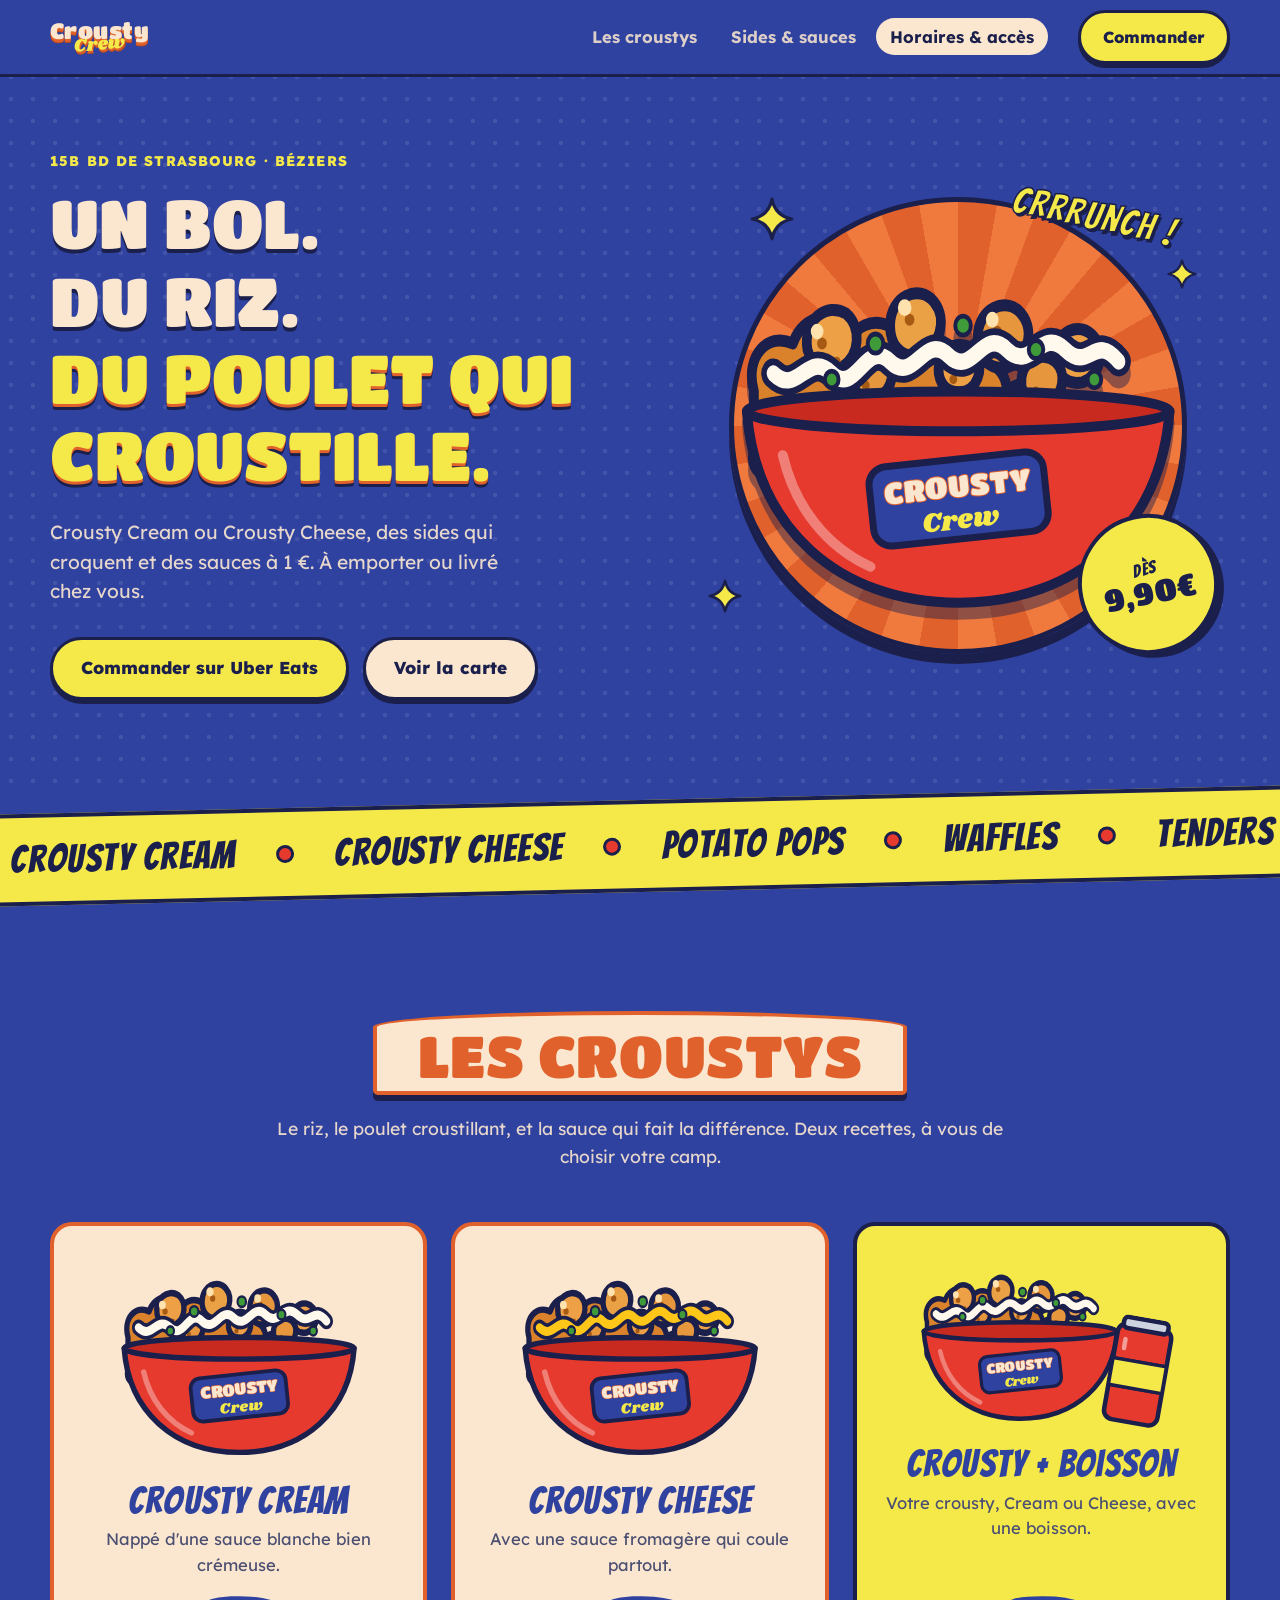
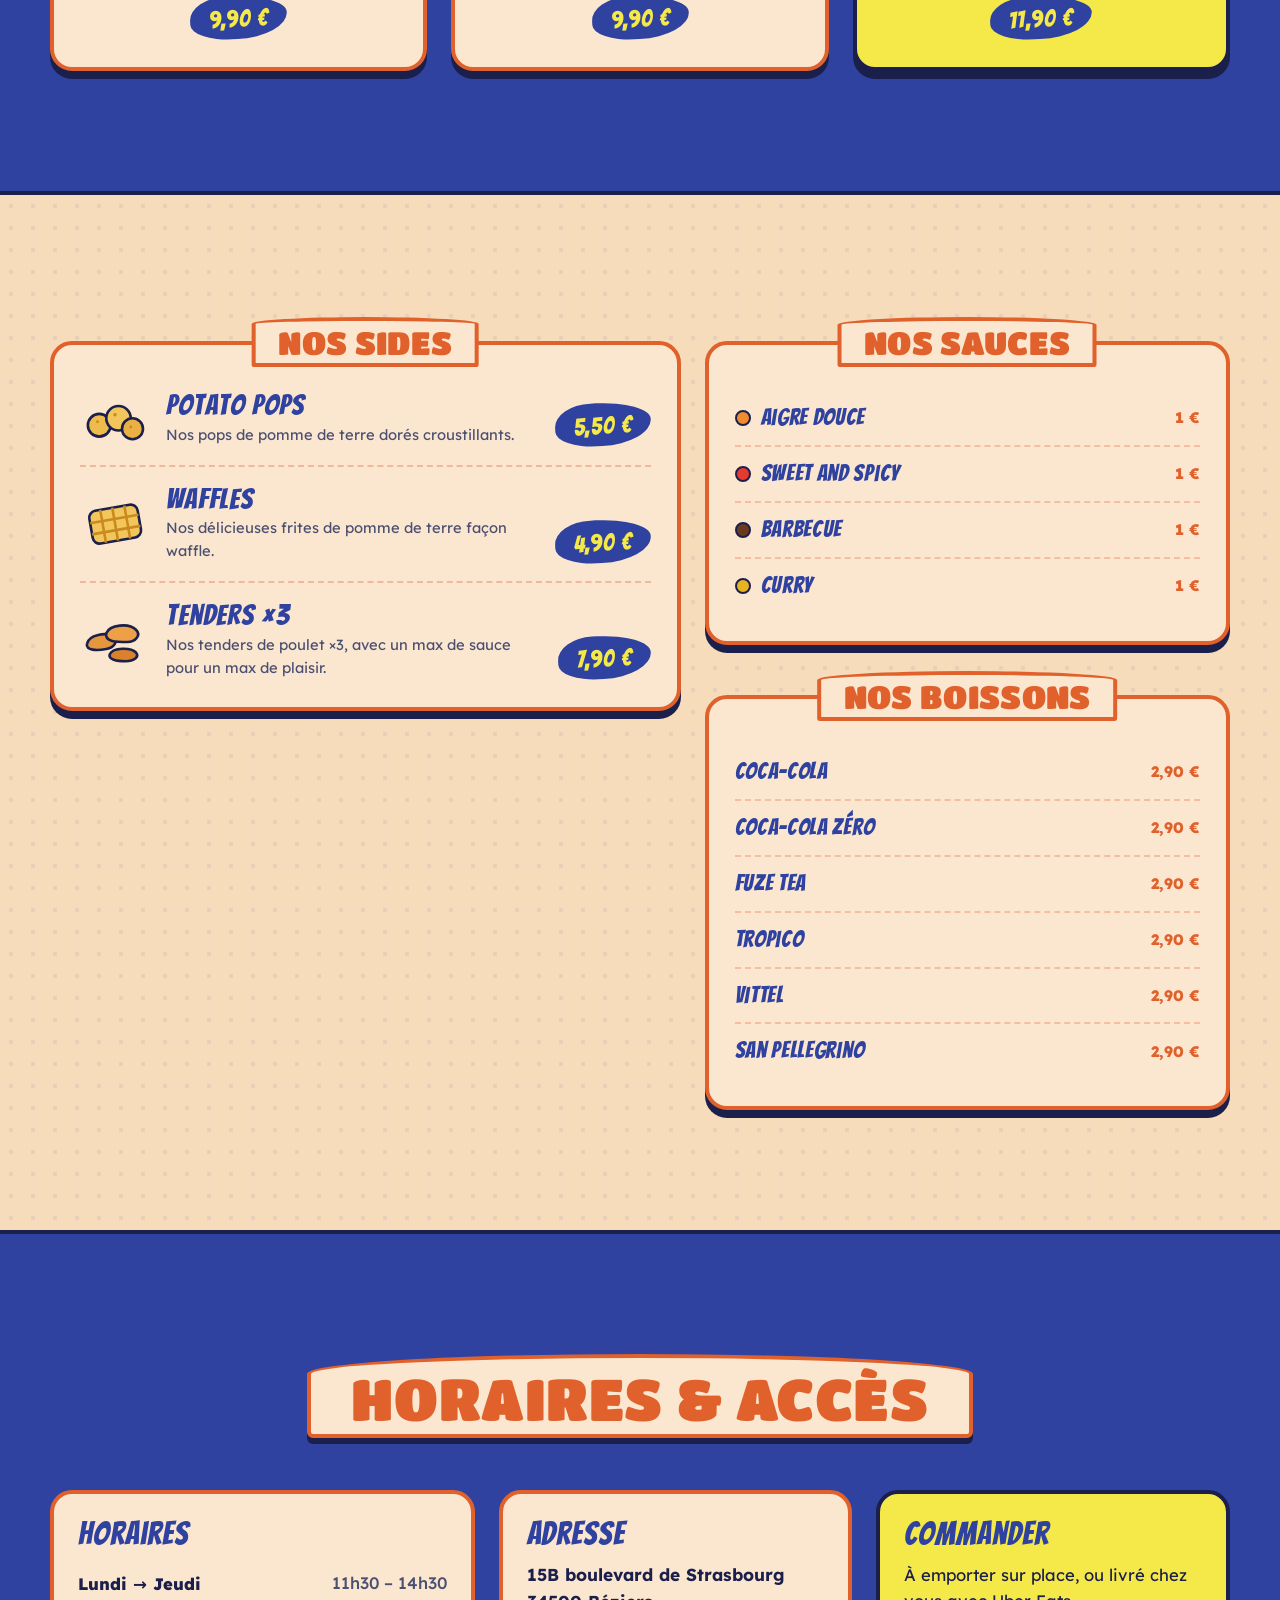
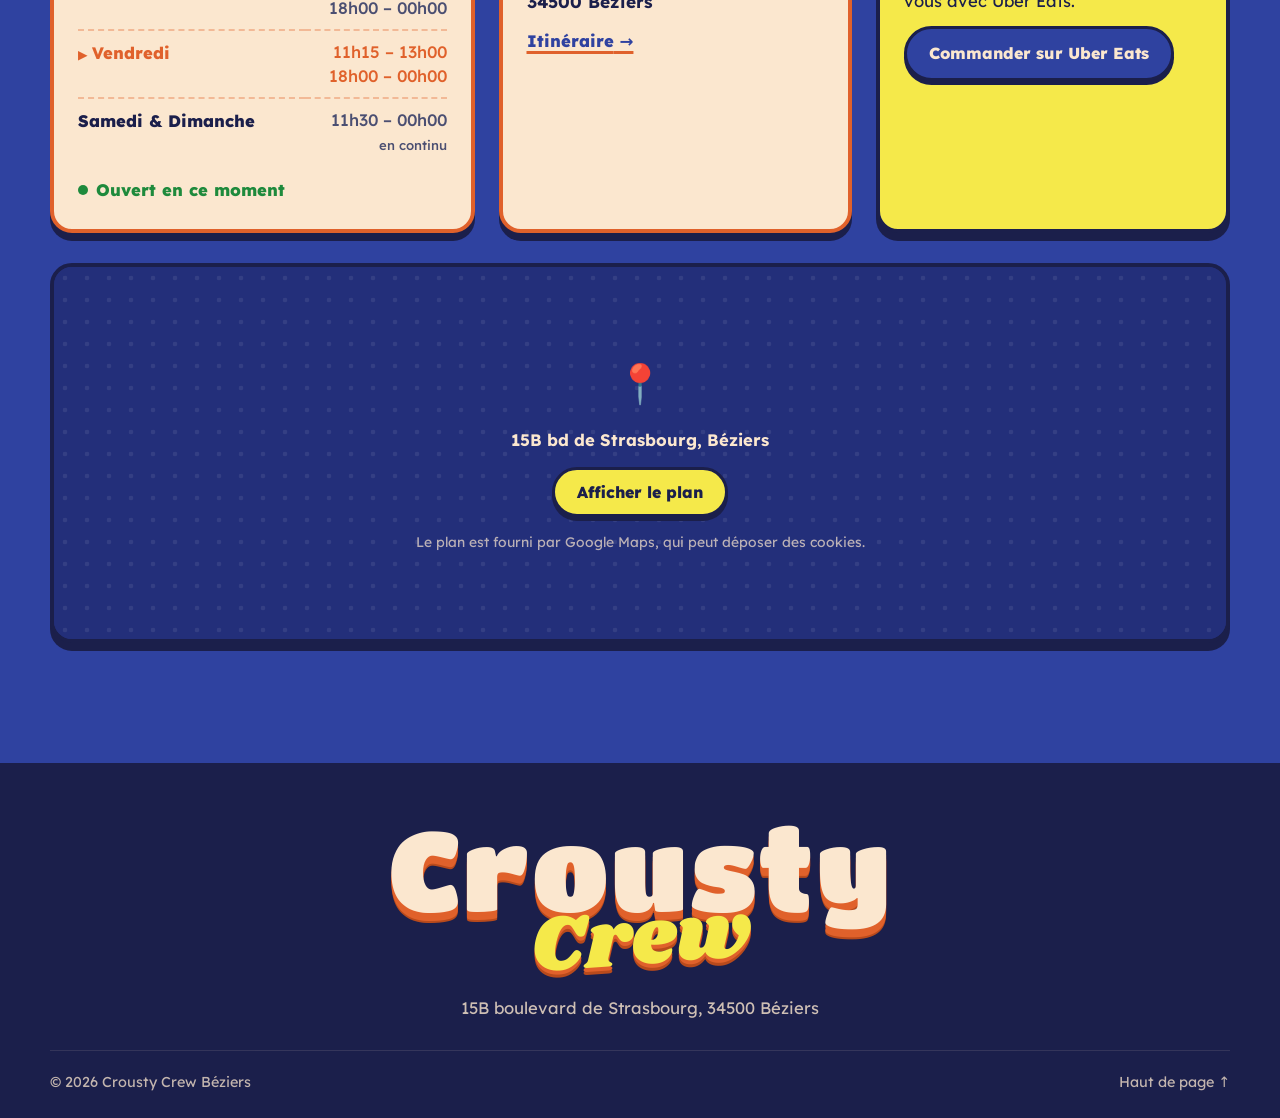
<file: v1/index.html>
<!DOCTYPE html>
<html lang="fr">
<head>
  <meta charset="UTF-8">
  <meta name="viewport" content="width=device-width, initial-scale=1.0">
  <title>Crousty Crew Béziers | Crousty Cream, Crousty Cheese · 15B bd de Strasbourg</title>
  <meta name="description" content="Crousty Crew à Béziers : Crousty Cream et Crousty Cheese à 9,90 €, potato pops, waffles, tenders, sauces à 1 €. À emporter ou en livraison. 15B boulevard de Strasbourg.">
  <meta name="theme-color" content="#2f42a0">

  <meta property="og:type" content="website">
  <meta property="og:locale" content="fr_FR">
  <meta property="og:title" content="Crousty Crew Béziers">
  <meta property="og:description" content="Un bol, du riz, du poulet qui croustille. 15B bd de Strasbourg, Béziers.">

  <link rel="icon" href="data:image/svg+xml,%3Csvg xmlns='http://www.w3.org/2000/svg' viewBox='0 0 64 64'%3E%3Crect width='64' height='64' rx='14' fill='%232f42a0'/%3E%3Cpath d='M8 30h48c-2 18-12 26-24 26S10 48 8 30z' fill='%23e63a2e' stroke='%231b1f4b' stroke-width='3'/%3E%3Ccircle cx='22' cy='26' r='7' fill='%23e9973a' stroke='%231b1f4b' stroke-width='3'/%3E%3Ccircle cx='34' cy='22' r='8' fill='%23e9973a' stroke='%231b1f4b' stroke-width='3'/%3E%3Ccircle cx='45' cy='27' r='6' fill='%23e9973a' stroke='%231b1f4b' stroke-width='3'/%3E%3C/svg%3E">
  <link rel="preconnect" href="https://fonts.googleapis.com">
  <link rel="preconnect" href="https://fonts.gstatic.com" crossorigin>
  <link href="https://fonts.googleapis.com/css2?family=Titan+One&family=Shrikhand&family=Bangers&family=Lexend:wght@400;500;700;800&display=swap" rel="stylesheet">
  <link rel="stylesheet" href="style.css">

  <script type="application/ld+json">
  {
    "@context": "https://schema.org",
    "@type": "Restaurant",
    "name": "Crousty Crew",
    "servesCuisine": ["Crousty", "Restauration rapide"],
    "priceRange": "€",
    "address": {
      "@type": "PostalAddress",
      "streetAddress": "15B boulevard de Strasbourg",
      "postalCode": "34500",
      "addressLocality": "Béziers",
      "addressCountry": "FR"
    },
    "openingHoursSpecification": [
      { "@type": "OpeningHoursSpecification", "dayOfWeek": ["Monday","Tuesday","Wednesday","Thursday"], "opens": "11:30", "closes": "14:30" },
      { "@type": "OpeningHoursSpecification", "dayOfWeek": ["Monday","Tuesday","Wednesday","Thursday","Friday"], "opens": "18:00", "closes": "23:59" },
      { "@type": "OpeningHoursSpecification", "dayOfWeek": "Friday", "opens": "11:15", "closes": "13:00" },
      { "@type": "OpeningHoursSpecification", "dayOfWeek": ["Saturday","Sunday"], "opens": "11:30", "closes": "23:59" }
    ]
  }
  </script>
</head>
<body>
  <a class="skip" href="#main">Aller au contenu</a>

  <!-- ===== Illustrations réutilisables : le bol Crousty Crew ===== -->
  <svg width="0" height="0" style="position:absolute" aria-hidden="true" focusable="false">
    <defs>
      <!-- le bol rouge avec le riz et le poulet ; la sauce prend la couleur "color" de l'élément <svg> qui l'utilise -->
      <symbol id="bowl" viewBox="0 0 240 210">
        <g transform="translate(120 100) scale(1.22 1.5) translate(-120 -100)">
        <!-- poulet croustillant (petits morceaux) -->
        <g stroke="#1b1f4b" stroke-width="4" stroke-linejoin="round">
          <path d="M36 92c-4-12 6-20 16-16 4-10 18-12 24-2 6-8 20-6 22 4 8-6 20-2 20 8 8-8 22-4 22 6 8-6 22-2 22 8 10-4 20 4 18 14-2 6-8 8-14 8H48c-8 0-14-4-12-10z" fill="#d9822b"/>
          <path d="M58 78c-2-10 8-16 16-12 6 4 6 14-2 18-6 2-12 0-14-6z" fill="#eda046"/>
          <path d="M92 70c0-10 12-14 18-8 6 6 2 16-6 18-8 1-12-4-12-10z" fill="#eaa044"/>
          <path d="M128 74c0-10 12-14 18-8 6 6 2 16-6 18-8 1-12-4-12-10z" fill="#e6963c"/>
          <path d="M160 80c0-8 10-12 16-6 5 5 2 13-5 15-7 1-11-3-11-9z" fill="#eda046"/>
          <path d="M76 88c-1-8 8-12 14-8 5 4 3 12-3 14-6 1-10-1-11-6z" fill="#e6963c"/>
          <path d="M112 86c-1-8 8-12 14-8 5 4 3 12-3 14-6 1-10-1-11-6z" fill="#eda046"/>
          <path d="M146 90c-1-8 8-12 14-8 5 4 3 12-3 14-6 1-10-1-11-6z" fill="#e6963c"/>
        </g>
        <!-- texture panure -->
        <g fill="#a75a14">
          <circle cx="64" cy="76" r="2"/><circle cx="70" cy="82" r="1.6"/><circle cx="100" cy="68" r="2"/><circle cx="106" cy="76" r="1.6"/>
          <circle cx="136" cy="72" r="2"/><circle cx="142" cy="80" r="1.6"/><circle cx="168" cy="80" r="1.8"/><circle cx="82" cy="90" r="1.6"/>
          <circle cx="118" cy="88" r="1.6"/><circle cx="152" cy="92" r="1.6"/>
        </g>
        <g fill="#ffe2ad"><circle cx="62" cy="72" r="2.6"/><circle cx="98" cy="64" r="2.8"/><circle cx="134" cy="68" r="2.6"/><circle cx="166" cy="76" r="2.4"/></g>
        <!-- sauce (couleur au choix) -->
        <path d="M44 86c10 8 14-8 24 0s14-12 24-4 14-10 24-2 14-10 24-2 14-8 24 0 12-6 22 4" fill="none" stroke="#1b1f4b" stroke-width="10" stroke-linecap="round"/>
        <path d="M44 86c10 8 14-8 24 0s14-12 24-4 14-10 24-2 14-10 24-2 14-8 24 0 12-6 22 4" fill="none" stroke="currentColor" stroke-width="5.5" stroke-linecap="round"/>
        <!-- persil -->
        <g fill="#3f9b3a" stroke="#1b1f4b" stroke-width="1.6"><circle cx="86" cy="76" r="3.2"/><circle cx="122" cy="70" r="3.2"/><circle cx="152" cy="78" r="3"/><circle cx="68" cy="88" r="2.8"/><circle cx="176" cy="88" r="2.8"/></g>
        </g>
        <!-- le bol -->
        <path d="M14 98h212c-4 58-46 96-106 96S18 156 14 98z" fill="#e63a2e" stroke="#1b1f4b" stroke-width="5" stroke-linejoin="round"/>
        <ellipse cx="120" cy="98" rx="106" ry="10" fill="#c92a20" stroke="#1b1f4b" stroke-width="5"/>
        <path d="M32 120c6 26 22 46 44 56" fill="none" stroke="#fff" stroke-width="5" stroke-linecap="round" opacity=".35"/>
        <!-- étiquette du bol -->
        <g transform="rotate(-6 120 140)">
          <rect x="76" y="122" width="88" height="40" rx="9" fill="#2f42a0" stroke="#1b1f4b" stroke-width="3.5"/>
          <text x="120" y="141" text-anchor="middle" font-family="Titan One, Arial Black, sans-serif" font-size="15" fill="#fbe7cf" stroke="#e0612b" stroke-width="1" paint-order="stroke">CROUSTY</text>
          <text x="120" y="157" text-anchor="middle" font-family="Shrikhand, Georgia, serif" font-size="14" fill="#f5e94a">Crew</text>
        </g>
      </symbol>

      <!-- étincelle -->
      <symbol id="spark" viewBox="0 0 40 40"><path d="M20 2c2 10 8 16 18 18-10 2-16 8-18 18-2-10-8-16-18-18 10-2 16-8 18-18z" fill="#f5e94a" stroke="#1b1f4b" stroke-width="3" stroke-linejoin="round"/></symbol>
    </defs>
  </svg>

  <!-- ===== Header ===== -->
  <header class="header" id="header">
    <nav class="nav" aria-label="Navigation principale">
      <a href="#top" class="logo" aria-label="Crousty Crew, accueil">
        <span class="logo__crousty">Crousty</span><span class="logo__crew">Crew</span>
      </a>

      <ul class="nav__links" id="navLinks">
        <li><a href="#croustys">Les croustys</a></li>
        <li><a href="#sides">Sides &amp; sauces</a></li>
        <li><a href="#infos">Horaires &amp; accès</a></li>
      </ul>

      <a href="https://www.ubereats.com/fr/search?q=Crousty%20Crew%20B%C3%A9ziers" class="btn btn--yellow nav__order" target="_blank" rel="noopener">Commander</a>
      <button class="burger" id="burger" aria-label="Ouvrir le menu" aria-expanded="false" aria-controls="navLinks"><span></span><span></span></button>
    </nav>
  </header>

  <main id="main">
    <!-- ===== Hero ===== -->
    <section class="hero" id="top">
      <div class="hero__inner">
        <div class="hero__text">
          <p class="hero__where" data-reveal>15B bd de Strasbourg · Béziers</p>
          <h1 class="hero__title">
            <span class="line"><span>Un bol.</span></span>
            <span class="line"><span>Du riz.</span></span>
            <span class="line"><span class="hl">Du poulet qui</span></span>
            <span class="line"><span class="hl">croustille.</span></span>
          </h1>
          <p class="hero__sub" data-reveal style="--d:.45s">
            Crousty Cream ou Crousty Cheese, des sides qui croquent et des sauces à 1&nbsp;€. À emporter ou livré chez vous.
          </p>
          <div class="hero__cta" data-reveal style="--d:.6s">
            <a href="https://www.ubereats.com/fr/search?q=Crousty%20Crew%20B%C3%A9ziers" class="btn btn--yellow btn--big" target="_blank" rel="noopener">Commander sur Uber Eats</a>
            <a href="#croustys" class="btn btn--cream btn--big">Voir la carte</a>
          </div>
        </div>

        <div class="hero__visual" data-reveal style="--d:.15s">
          <div class="hero__sun" aria-hidden="true"></div>
          <svg class="hero__bowl sauce-cream" viewBox="0 0 240 210" role="img" aria-label="Un bol rouge Crousty Crew rempli de riz et de poulet croustillant nappé de sauce"><use href="#bowl"/></svg>
          <svg class="spark spark--1" aria-hidden="true"><use href="#spark"/></svg>
          <svg class="spark spark--2" aria-hidden="true"><use href="#spark"/></svg>
          <svg class="spark spark--3" aria-hidden="true"><use href="#spark"/></svg>
          <a href="#croustys" class="price-sticker">
            <small>dès</small>
            <strong>9,90€</strong>
          </a>
          <span class="crunch" aria-hidden="true">Crrrunch&nbsp;!</span>
        </div>
      </div>
    </section>

    <!-- ===== Bandeau ===== -->
    <div class="ticker" aria-hidden="true">
      <div class="ticker__track">
        <span>Crousty Cream</span><span>Crousty Cheese</span><span>Potato Pops</span><span>Waffles</span><span>Tenders</span><span>Sauces à 1€</span>
        <span>Crousty Cream</span><span>Crousty Cheese</span><span>Potato Pops</span><span>Waffles</span><span>Tenders</span><span>Sauces à 1€</span>
      </div>
    </div>

    <!-- ===== Les croustys ===== -->
    <section class="section" id="croustys" aria-labelledby="croustys-title">
      <div class="section__head">
        <h2 id="croustys-title" class="tab-title" data-reveal>Les croustys</h2>
        <p data-reveal style="--d:.1s">Le riz, le poulet croustillant, et la sauce qui fait la différence. Deux recettes, à vous de choisir votre camp.</p>
      </div>

      <div class="croustys">
        <article class="crousty" data-reveal>
          <svg class="crousty__bowl sauce-cream" viewBox="0 0 240 210" aria-hidden="true"><use href="#bowl"/></svg>
          <h3>Crousty Cream</h3>
          <p>Nappé d'une sauce blanche bien crémeuse.</p>
          <span class="price">9,90&nbsp;€</span>
        </article>

        <article class="crousty" data-reveal style="--d:.08s">
          <svg class="crousty__bowl sauce-cheese" viewBox="0 0 240 210" aria-hidden="true"><use href="#bowl"/></svg>
          <h3>Crousty Cheese</h3>
          <p>Avec une sauce fromagère qui coule partout.</p>
          <span class="price">9,90&nbsp;€</span>
        </article>

        <article class="crousty crousty--combo" data-reveal style="--d:.16s">
          <div class="combo">
            <svg class="crousty__bowl sauce-cream" viewBox="0 0 240 210" aria-hidden="true"><use href="#bowl"/></svg>
            <svg class="can" viewBox="0 0 60 100" aria-hidden="true">
              <rect x="6" y="8" width="48" height="86" rx="8" fill="#e63a2e" stroke="#1b1f4b" stroke-width="4"/>
              <rect x="10" y="2" width="40" height="10" rx="4" fill="#cfd3e0" stroke="#1b1f4b" stroke-width="4"/>
              <path d="M6 40h48M6 64h48" stroke="#1b1f4b" stroke-width="3"/>
              <rect x="6" y="40" width="48" height="24" fill="#f5e94a" stroke="#1b1f4b" stroke-width="3"/>
              <path d="M14 22v8" stroke="#fff" stroke-width="4" stroke-linecap="round" opacity=".5"/>
            </svg>
          </div>
          <h3>Crousty + Boisson</h3>
          <p>Votre crousty, Cream ou Cheese, avec une boisson.</p>
          <span class="price">11,90&nbsp;€</span>
        </article>
      </div>
    </section>

    <!-- ===== Sides, sauces, boissons ===== -->
    <section class="section section--cream" id="sides" aria-labelledby="sides-title">
      <h2 id="sides-title" class="sr-only">Sides, sauces et boissons</h2>
      <div class="boards">
        <div class="board board--sides" data-reveal>
          <h3 class="tab-title tab-title--small">Nos sides</h3>
          <ul class="sides">
            <li>
              <svg viewBox="0 0 80 60" aria-hidden="true"><g stroke="#1b1f4b" stroke-width="3"><circle cx="22" cy="38" r="13" fill="#eebb4d"/><circle cx="44" cy="30" r="14" fill="#f3c65c"/><circle cx="60" cy="42" r="12" fill="#e9b043"/></g><g fill="#c98a1e"><circle cx="40" cy="26" r="2"/><circle cx="20" cy="34" r="1.6"/><circle cx="58" cy="40" r="1.6"/></g></svg>
              <div><b>Potato Pops</b><span>Nos pops de pomme de terre dorés croustillants.</span></div>
              <em class="price">5,50&nbsp;€</em>
            </li>
            <li>
              <svg viewBox="0 0 80 60" aria-hidden="true"><g transform="rotate(-10 40 30)"><rect x="12" y="12" width="56" height="38" rx="8" fill="#f3c65c" stroke="#1b1f4b" stroke-width="3"/><path d="M26 12v38M40 12v38M54 12v38M12 25h56M12 38h56" stroke="#c98a1e" stroke-width="3"/></g></svg>
              <div><b>Waffles</b><span>Nos délicieuses frites de pomme de terre façon waffle.</span></div>
              <em class="price">4,90&nbsp;€</em>
            </li>
            <li>
              <svg viewBox="0 0 80 60" aria-hidden="true"><g stroke="#1b1f4b" stroke-width="3" stroke-linejoin="round"><path d="M8 34c2-10 22-14 30-8 6 4 2 12-8 14-10 2-24 2-22-6z" fill="#e6963c"/><path d="M30 22c4-10 26-12 34-4 6 6 0 14-10 14-12 0-26 0-24-10z" fill="#eda046"/><path d="M34 46c4-8 24-8 30-2 4 5-2 10-12 10-10 0-20-2-18-8z" fill="#d9822b"/></g></svg>
              <div><b>Tenders ×3</b><span>Nos tenders de poulet ×3, avec un max de sauce pour un max de plaisir.</span></div>
              <em class="price">7,90&nbsp;€</em>
            </li>
          </ul>
        </div>

        <div class="board-col">
          <div class="board" data-reveal style="--d:.08s">
            <h3 class="tab-title tab-title--small">Nos sauces</h3>
            <ul class="list">
              <li><span class="dot" style="--c:#f08c2e"></span>Aigre douce <em>1&nbsp;€</em></li>
              <li><span class="dot" style="--c:#e63a2e"></span>Sweet and spicy <em>1&nbsp;€</em></li>
              <li><span class="dot" style="--c:#6b3a1e"></span>Barbecue <em>1&nbsp;€</em></li>
              <li><span class="dot" style="--c:#e8b320"></span>Curry <em>1&nbsp;€</em></li>
            </ul>
          </div>

          <div class="board" data-reveal style="--d:.16s">
            <h3 class="tab-title tab-title--small">Nos boissons</h3>
            <ul class="list">
              <li>Coca-Cola <em>2,90&nbsp;€</em></li>
              <li>Coca-Cola Zéro <em>2,90&nbsp;€</em></li>
              <li>Fuze Tea <em>2,90&nbsp;€</em></li>
              <li>Tropico <em>2,90&nbsp;€</em></li>
              <li>Vittel <em>2,90&nbsp;€</em></li>
              <li>San Pellegrino <em>2,90&nbsp;€</em></li>
            </ul>
          </div>
        </div>
      </div>
    </section>

    <!-- ===== Horaires & accès ===== -->
    <section class="section" id="infos" aria-labelledby="infos-title">
      <div class="section__head">
        <h2 id="infos-title" class="tab-title" data-reveal>Horaires &amp; accès</h2>
      </div>

      <div class="infos">
        <div class="card" data-reveal>
          <h3>Horaires</h3>
          <table class="hours" id="hours">
            <tbody>
              <tr data-days="1 2 3 4"><th>Lundi → Jeudi</th><td>11h30 – 14h30<br>18h00 – 00h00</td></tr>
              <tr data-days="5"><th>Vendredi</th><td>11h15 – 13h00<br>18h00 – 00h00</td></tr>
              <tr data-days="6 0"><th>Samedi &amp; Dimanche</th><td>11h30 – 00h00<br><small>en continu</small></td></tr>
            </tbody>
          </table>
          <p class="open" id="openStatus"></p>
        </div>

        <div class="card" data-reveal style="--d:.08s">
          <h3>Adresse</h3>
          <address>15B boulevard de Strasbourg<br>34500 Béziers</address>
          <a class="link" href="https://www.google.com/maps/dir/?api=1&destination=15B+boulevard+de+Strasbourg+34500+B%C3%A9ziers" target="_blank" rel="noopener">Itinéraire</a>
        </div>

        <div class="card card--yellow" data-reveal style="--d:.16s">
          <h3>Commander</h3>
          <p>À emporter sur place, ou livré chez vous avec Uber Eats.</p>
          <a href="https://www.ubereats.com/fr/search?q=Crousty%20Crew%20B%C3%A9ziers" class="btn btn--blue" target="_blank" rel="noopener">Commander sur Uber Eats</a>
        </div>
      </div>

      <div class="map" id="map" data-reveal>
        <div class="map__placeholder">
          <p><strong>15B bd de Strasbourg, Béziers</strong></p>
          <button type="button" class="btn btn--yellow" id="loadMap">Afficher le plan</button>
          <small>Le plan est fourni par Google Maps, qui peut déposer des cookies.</small>
        </div>
      </div>
    </section>
  </main>

  <!-- ===== Footer ===== -->
  <footer class="footer">
    <p class="footer__logo" aria-hidden="true"><span class="logo__crousty">Crousty</span><span class="logo__crew">Crew</span></p>
    <p class="footer__line">15B boulevard de Strasbourg, 34500 Béziers</p>
    <div class="footer__bar">
      <span>© <span id="year"></span> Crousty Crew Béziers</span>
      <a href="#top">Haut de page ↑</a>
    </div>
  </footer>

  <!-- Barre d'action fixe sur mobile -->
  <div class="mobile-bar">
    <a href="https://www.google.com/maps/dir/?api=1&destination=15B+boulevard+de+Strasbourg+34500+B%C3%A9ziers" target="_blank" rel="noopener" class="btn btn--cream">Itinéraire</a>
    <a href="https://www.ubereats.com/fr/search?q=Crousty%20Crew%20B%C3%A9ziers" target="_blank" rel="noopener" class="btn btn--yellow">Commander</a>
  </div>

  <script src="script.js" defer></script>
</body>
</html>
</file>
<file: style.css>
/* =========================================================
   Crousty Crew, Béziers
   Identité de leur carte : bleu roi, crème, orange, jaune, bol rouge.
   ========================================================= */

:root {
  --blue: #2f42a0;
  --blue-dark: #232f7a;
  --navy: #1b1f4b;
  --cream: #fbe7cf;
  --cream-2: #f6dcbb;
  --orange: #e0612b;
  --yellow: #f5e94a;
  --red: #e63a2e;
  --deliveroo: #00ccbc;
  --soft: #4b4f72;

  --display: "Titan One", "Arial Black", sans-serif;
  --script: "Shrikhand", Georgia, serif;
  --brush: "Bangers", "Impact", sans-serif;
  --font: "Lexend", system-ui, -apple-system, "Segoe UI", sans-serif;

  --header-h: 76px;
  --pad: clamp(16px, 4vw, 48px);
  --max: 1160px;
  --radius: 22px;
  --ease: cubic-bezier(0.2, 0.9, 0.3, 1.25);
  --ease-soft: cubic-bezier(0.16, 1, 0.3, 1);
}

*, *::before, *::after { box-sizing: border-box; margin: 0; padding: 0; }
html { scroll-behavior: smooth; scroll-padding-top: var(--header-h); }
body {
  font-family: var(--font);
  font-size: 1.04rem;
  color: var(--cream);
  background: var(--blue);
  line-height: 1.55;
  -webkit-font-smoothing: antialiased;
  overflow-x: hidden;
}
main { overflow-x: clip; }
img, svg { display: block; }
a { color: inherit; text-decoration: none; }
ul, ol { list-style: none; }
h1, h2, h3 { font-weight: 400; line-height: 1; }
fieldset { border: 0; min-width: 0; }
:focus-visible { outline: 3px solid var(--yellow); outline-offset: 3px; }
::selection { background: var(--yellow); color: var(--navy); }
.sr-only { position: absolute; width: 1px; height: 1px; overflow: hidden; clip: rect(0 0 0 0); white-space: nowrap; }
.skip { position: fixed; top: 10px; left: 10px; z-index: 100; padding: 10px 16px; background: var(--yellow); color: var(--navy); font-weight: 800; transform: translateY(-200%); }
.skip:focus { transform: none; }

.sauce-cream { color: #fff8ec; }
.sauce-cheese { color: #ffc61a; }

/* ---------- Logo ---------- */
.logo { display: inline-flex; flex-direction: column; align-items: center; line-height: .82; }
.logo__crousty { font-family: var(--display); font-size: 1.4rem; color: var(--cream); letter-spacing: .02em; text-shadow: 0 2px 0 var(--orange), 0 3px 0 var(--orange), 0 4px 0 #b84a1c; }
.logo__crew { font-family: var(--script); font-size: 1.2rem; color: var(--yellow); margin-top: -2px; text-shadow: 0 2px 0 var(--orange), 0 3px 0 #b84a1c; transform: rotate(-4deg); }

/* ---------- Boutons ---------- */
.btn {
  display: inline-flex; align-items: center; justify-content: center; gap: 8px;
  padding: 12px 22px;
  border: 3px solid var(--navy); border-radius: 14px;
  font-family: var(--font); font-weight: 800; font-size: 1rem;
  cursor: pointer;
  box-shadow: 4px 4px 0 var(--navy);
  transition: transform .2s var(--ease), box-shadow .2s var(--ease), background .2s;
}
.btn:hover { transform: translate(-2px, -2px); box-shadow: 6px 6px 0 var(--navy); }
.btn:active { transform: translate(2px, 2px); box-shadow: 1px 1px 0 var(--navy); }
.btn--big { padding: 15px 26px; font-size: 1.06rem; }
.btn--yellow { background: var(--yellow); color: var(--navy); }
.btn--cream { background: var(--cream); color: var(--navy); }
.btn--blue { background: var(--blue); color: var(--cream); }
.btn--deliveroo { background: var(--deliveroo); color: var(--navy); }
.btn--deliveroo::before { content: ""; width: 16px; height: 16px; border-radius: 4px; background: var(--navy); clip-path: polygon(30% 0, 75% 10%, 100% 55%, 70% 100%, 15% 85%, 0 40%); }

.pill { padding: 8px 14px; border-radius: 999px; border: 2.5px solid var(--navy); font-weight: 800; font-size: .9rem; transition: transform .2s var(--ease); white-space: nowrap; }
.pill:hover { transform: translateY(-2px); }
.pill--deliveroo { background: var(--deliveroo); color: var(--navy); }
.pill--uber { background: var(--cream); color: var(--navy); }

/* ---------- Titre-onglet (comme "NOS SIDES" sur leur carte) ---------- */
.tab-title {
  display: inline-block;
  font-family: var(--display);
  font-size: clamp(2rem, 4.6vw, 3.4rem);
  color: var(--orange);
  background: var(--cream);
  border: 4px solid var(--orange);
  border-radius: 999px 999px 16px 16px / 60px 60px 16px 16px;
  padding: .22em .7em .14em;
  text-transform: uppercase;
  box-shadow: 0 6px 0 var(--navy);
}

/* ---------- Header : liens à gauche, logo au centre, commandes à droite ---------- */
.top { position: fixed; inset: 0 0 auto; z-index: 50; background: var(--blue); border-bottom: 3px solid var(--navy); transition: transform .4s var(--ease-soft); }
.top.hidden { transform: translateY(-100%); }
.top__nav {
  height: var(--header-h);
  max-width: calc(var(--max) + 2 * var(--pad));
  margin: 0 auto;
  padding: 0 var(--pad);
  display: grid;
  grid-template-columns: 1fr auto 1fr;
  align-items: center;
  gap: 20px;
}
.top__links { display: flex; gap: 4px; }
.top__links a { padding: 8px 12px; border-radius: 10px; font-weight: 700; white-space: nowrap; transition: background .2s; }
.top__links a:hover, .top__links a.active { background: rgba(255, 255, 255, .12); }
.top__links a.active { color: var(--yellow); }
.top__order { display: flex; gap: 8px; justify-content: flex-end; }
.burger { display: none; width: 44px; height: 44px; border: 3px solid var(--navy); border-radius: 12px; background: var(--yellow); cursor: pointer; position: relative; justify-self: end; }
.burger span { position: absolute; left: 10px; right: 10px; height: 3px; border-radius: 2px; background: var(--navy); transition: transform .3s var(--ease-soft); }
.burger span:first-child { top: 13px; }
.burger span:last-child { top: 22px; }
.burger[aria-expanded="true"] span:first-child { transform: translateY(4.5px) rotate(45deg); }
.burger[aria-expanded="true"] span:last-child { transform: translateY(-4.5px) rotate(-45deg); }

/* ---------- Hero affiche (centré) ---------- */
.poster {
  padding: calc(var(--header-h) + clamp(30px, 5vw, 60px)) var(--pad) clamp(60px, 8vw, 100px);
  text-align: center;
  background:
    radial-gradient(circle, rgba(255, 255, 255, .09) 2px, transparent 2.6px) 0 0 / 22px 22px,
    var(--blue);
}
.poster__kicker { font-weight: 800; letter-spacing: .1em; text-transform: uppercase; font-size: .88rem; color: var(--yellow); }

.mega { display: flex; flex-direction: column; align-items: center; margin: 10px auto 0; line-height: .8; }
.mega__crousty {
  font-family: var(--display);
  font-size: clamp(3.6rem, 15vw, 11rem);
  color: var(--cream);
  letter-spacing: .01em;
  /* relief comme le logo de la carte */
  text-shadow: 0 3px 0 var(--orange), 0 6px 0 var(--orange), 0 9px 0 var(--orange), 0 12px 0 #b84a1c, 0 18px 0 var(--navy);
  transform: translateY(40px) scale(.9); opacity: 0;
  transition: transform .9s var(--ease), opacity .6s;
}
.mega__crew {
  font-family: var(--script);
  font-size: clamp(3rem, 12vw, 8.6rem);
  color: var(--yellow);
  margin-top: -.12em;
  text-shadow: 0 3px 0 var(--orange), 0 6px 0 var(--orange), 0 9px 0 #b84a1c, 0 15px 0 var(--navy);
  transform: rotate(-6deg) translateY(40px) scale(.8); opacity: 0;
  transition: transform .9s var(--ease) .12s, opacity .6s .12s;
}
.loaded .mega__crousty { transform: none; opacity: 1; }
.loaded .mega__crew { transform: rotate(-6deg); opacity: 1; }

.stage-hero { position: relative; width: min(440px, 86vw); aspect-ratio: 1; margin: clamp(-20px, -2vw, -10px) auto 0; }
@keyframes spin { to { transform: rotate(360deg); } }
.ring { position: absolute; inset: 0; width: 100%; height: 100%; animation: spin 30s linear infinite; }
.stage-hero__bowl { position: absolute; left: 12%; top: 12.3%; width: 76%; height: auto; filter: drop-shadow(0 10px 0 rgba(27, 31, 75, .4)); animation: float 3.4s ease-in-out infinite; }
.tag {
  position: absolute;
  font-family: var(--brush); font-size: clamp(1.3rem, 2.6vw, 1.8rem); letter-spacing: .05em;
  padding: 4px 16px 2px;
  border: 3px solid var(--navy); border-radius: 999px;
  box-shadow: 3px 3px 0 var(--navy);
}
.tag--cream { left: -4%; top: 30%; background: #fff8ec; color: var(--navy); transform: rotate(-10deg); }
.tag--cheese { right: -4%; bottom: 22%; background: #ffc61a; color: var(--navy); transform: rotate(8deg); }
.spark--a { top: 2%; right: 12%; }
.spark--b { bottom: 4%; left: 14%; width: 30px; height: 30px; animation-delay: 1s; }
@keyframes float { 50% { transform: translateY(-10px) rotate(-2deg); } }
.spark { position: absolute; width: 40px; height: 40px; animation: twinkle 2.4s ease-in-out infinite; }
@keyframes twinkle { 50% { transform: scale(.6) rotate(45deg); } }

.poster__lead { max-width: 560px; margin: 26px auto 0; font-size: clamp(1.08rem, 1.6vw, 1.25rem); }
.poster__lead strong { color: var(--yellow); }
.poster__cta { display: flex; flex-wrap: wrap; justify-content: center; gap: 14px; margin-top: 26px; }

/* ---------- Commander (Uber Eats / Deliveroo) ---------- */
.order {
  padding: clamp(80px, 10vw, 120px) max(var(--pad), calc((100% - var(--max)) / 2));
  background:
    radial-gradient(circle, rgba(47, 66, 160, .08) 2px, transparent 2.6px) 0 0 / 22px 22px,
    var(--cream-2);
  color: var(--navy);
  border-top: 4px solid var(--navy);
  border-bottom: 4px solid var(--navy);
  text-align: center;
}
.order__head { max-width: 760px; margin: 0 auto clamp(36px, 5vw, 56px); }
.order__head p { margin-top: 20px; font-size: 1.12rem; color: var(--soft); }
.order__head strong { color: var(--navy); }
.order__grid { display: grid; grid-template-columns: 1fr 1fr; gap: clamp(20px, 3vw, 32px); max-width: 900px; margin: 0 auto; }
.platform {
  position: relative;
  display: flex;
  flex-direction: column;
  align-items: center;
  gap: 6px;
  padding: 26px 24px 30px;
  border: 4px solid var(--navy);
  border-radius: var(--radius);
  box-shadow: 10px 10px 0 var(--navy);
  overflow: hidden;
  transition: transform .3s var(--ease), box-shadow .3s var(--ease);
}
.platform::before {   /* rayons qui tournent derrière le bol */
  content: "";
  position: absolute;
  left: 50%; top: 30%;
  width: 150%; aspect-ratio: 1;
  transform: translate(-50%, -50%);
  background: repeating-conic-gradient(rgba(255, 255, 255, .09) 0 10deg, transparent 10deg 20deg);
  animation: spin 40s linear infinite;
  pointer-events: none;
}
.platform:hover { transform: translate(-4px, -4px) rotate(-1deg); box-shadow: 14px 14px 0 var(--navy); }
.platform--uber { background: #142328; color: #fff; }
.platform--deliveroo { background: var(--deliveroo); color: var(--navy); }
.platform__bowl { position: relative; width: 62%; height: auto; margin-bottom: 4px; transition: transform .5s var(--ease); }
.platform:hover .platform__bowl { transform: scale(1.08) rotate(-5deg); }
.platform__name { position: relative; font-family: var(--display); font-size: clamp(2rem, 4vw, 2.8rem); line-height: 1; }
.platform--uber .platform__name { color: #06c167; text-shadow: 0 3px 0 #000; }
.platform--deliveroo .platform__name { color: #fff; text-shadow: 0 3px 0 var(--navy); }
.platform__info { position: relative; font-weight: 700; opacity: .85; margin-bottom: 14px; }
.platform .btn { position: relative; white-space: nowrap; }
.btn--uber { background: #06c167; color: #000; }
.order__note { margin-top: clamp(32px, 4vw, 48px); font-size: 1.05rem; }
.order__note a { font-weight: 800; color: var(--blue); text-decoration: underline; text-decoration-thickness: 3px; text-decoration-color: var(--orange); text-underline-offset: 4px; }

/* ---------- Photos réelles ---------- */
.platform__photo {
  position: relative;
  width: 100%;
  height: auto;
  aspect-ratio: 3 / 2;
  object-fit: cover;
  border-radius: 14px;
  border: 3px solid var(--navy);
  margin-bottom: 12px;
  transition: transform .5s var(--ease);
}
.platform:hover .platform__photo { transform: scale(1.03) rotate(-1.5deg); }
.mp-photo { display: block; width: 100%; height: auto; max-width: 230px; aspect-ratio: 3 / 2; object-fit: cover; border-radius: 12px; border: 3px solid var(--orange); margin: 0 auto 10px; }
.mp-sauces { display: flex; justify-content: center; gap: 10px; margin-bottom: 8px; }
.mp-sauces img { width: 84px; height: 84px; object-fit: cover; border-radius: 50%; border: 3px solid var(--navy); }

/* ---------- Galerie façon photos épinglées ---------- */
.wall { padding: clamp(80px, 10vw, 120px) max(var(--pad), calc((100% - var(--max)) / 2)); text-align: center; }
.wall__grid { display: grid; grid-template-columns: repeat(3, 1fr); gap: clamp(18px, 3vw, 34px); margin-top: clamp(36px, 5vw, 56px); align-items: start; }
.snap {
  position: relative;
  background: #fffaf1;
  padding: 10px 10px 30px;
  border-radius: 4px;
  box-shadow: 0 2px 0 rgba(0, 0, 0, .15), 8px 10px 0 var(--navy);
  transform: rotate(var(--r, -2deg));
  transition: transform .4s var(--ease), box-shadow .4s var(--ease);
}
.snap::before {   /* bout de scotch */
  content: "";
  position: absolute;
  top: -12px; left: 50%;
  width: 84px; height: 24px;
  background: rgba(245, 233, 74, .85);
  border: 1px solid rgba(27, 31, 75, .15);
  transform: translateX(-50%) rotate(-4deg);
}
.snap img { width: 100%; height: auto; display: block; border-radius: 2px; }
.snap:hover { transform: rotate(0) scale(1.04); z-index: 2; box-shadow: 0 2px 0 rgba(0, 0, 0, .15), 12px 14px 0 var(--navy); }
.snap--a { --r: -3deg; }
.snap--b { --r: 2deg; margin-top: 40px; }
.snap--c { --r: -1.5deg; }
.snap--d { --r: 2.5deg; margin-top: -30px; }
.snap--e { --r: -2deg; }
.snap--f { --r: 1.5deg; margin-top: -20px; }
.snap[data-reveal].in { transform: rotate(var(--r, -2deg)); }
.snap[data-reveal].in:hover { transform: rotate(0) scale(1.04); }

/* ---------- La carte, façon affiche ---------- */
.menu-wrap { padding: clamp(80px, 10vw, 120px) var(--pad); }
.menu-poster {
  max-width: 820px;
  margin: 0 auto;
  background: var(--blue);
  border: 6px solid var(--cream);
  outline: 4px solid var(--navy);
  border-radius: 8px;
  padding: clamp(24px, 4vw, 44px);
  box-shadow: 14px 14px 0 var(--navy);
  transform: rotate(-1deg);
}
.menu-poster__logo { display: flex; flex-direction: column; align-items: center; line-height: .8; margin-bottom: 18px; }
.menu-poster__logo .logo__crousty { font-size: clamp(2.6rem, 8vw, 4.6rem); text-shadow: 0 3px 0 var(--orange), 0 6px 0 var(--orange), 0 8px 0 #b84a1c; }
.menu-poster__logo .logo__crew { font-size: clamp(2.2rem, 6vw, 3.6rem); text-shadow: 0 3px 0 var(--orange), 0 6px 0 #b84a1c; }
.panel { position: relative; background: var(--cream); color: var(--navy); border: 4px solid var(--orange); border-radius: 16px; padding: 38px 20px 20px; margin-top: 30px; }
.panel--wide { display: grid; grid-template-columns: repeat(3, 1fr); gap: 10px; padding-top: 22px; text-align: center; }
.panel__tab { position: absolute; top: -24px; left: 50%; transform: translateX(-50%); font-family: var(--display); font-size: 1.35rem; color: var(--orange); background: var(--cream); border: 4px solid var(--orange); border-bottom: 0; border-radius: 40px 40px 0 0; padding: 6px 18px 0; white-space: nowrap; text-transform: uppercase; }
.mp-item b, .mp-side b { display: block; font-family: var(--brush); font-weight: 400; font-size: clamp(1.4rem, 3vw, 1.9rem); letter-spacing: .04em; color: var(--blue); line-height: 1; }
.mp-item em, .mp-side em { display: inline-block; margin-top: 10px; font-style: normal; font-family: var(--brush); font-size: 1.2rem; letter-spacing: .05em; color: var(--yellow); background: var(--blue); padding: 3px 12px 1px; border-radius: 40% 60% 55% 45% / 55% 45% 60% 40%; transform: rotate(-3deg); }
.menu-poster__cols { display: grid; grid-template-columns: 1fr 1fr; gap: 0 18px; }
.mp-side { text-align: center; padding: 10px 0 14px; }
.mp-side span { display: block; font-size: .82rem; color: var(--soft); max-width: 26ch; margin: 4px auto 0; }
.mp-list li { display: flex; justify-content: space-between; gap: 8px; font-family: var(--brush); font-size: 1.3rem; letter-spacing: .04em; color: var(--blue); padding: 3px 0; }
.mp-list i { font-style: normal; font-family: var(--font); font-size: .85rem; font-weight: 800; color: var(--orange); }

/* ---------- Horaires en frise ---------- */
.hours-wrap { padding: clamp(80px, 10vw, 120px) max(var(--pad), calc((100% - var(--max)) / 2)); border-top: 4px solid var(--navy); background: var(--blue-dark); }
.hours-head { display: flex; flex-wrap: wrap; align-items: center; justify-content: space-between; gap: 16px; margin-bottom: 32px; }
.open { display: inline-flex; align-items: center; gap: 10px; padding: 10px 18px; border-radius: 999px; font-weight: 800; border: 3px solid var(--navy); box-shadow: 4px 4px 0 var(--navy); }
.open:empty { display: none; }
.open::before { content: ""; width: 12px; height: 12px; border-radius: 50%; background: currentColor; }
.open.is-open { background: #d6f5dd; color: #136b2d; }
.open.is-closed { background: #fde0dc; color: #b42318; }

.timeline { background: var(--cream); color: var(--navy); border: 4px solid var(--navy); border-radius: var(--radius); padding: 22px clamp(16px, 3vw, 30px) 20px; box-shadow: 8px 8px 0 var(--navy); }
.timeline__scale { display: flex; justify-content: space-between; margin: 0 0 8px 70px; padding-right: 210px; font-size: .78rem; font-weight: 800; color: var(--soft); }
.timeline__days li { display: grid; grid-template-columns: 56px 1fr 200px; align-items: center; gap: 14px; padding: 7px 0; }
.timeline__days b { font-family: var(--brush); font-weight: 400; font-size: 1.4rem; letter-spacing: .05em; color: var(--blue); }
.track { position: relative; height: 22px; border-radius: 999px; background: rgba(27, 31, 75, .1); border: 2px solid rgba(27, 31, 75, .25); overflow: hidden; }
.track i { position: absolute; top: 0; bottom: 0; left: calc(var(--a) / 780 * 100%); width: calc((var(--b) - var(--a)) / 780 * 100%); background: var(--yellow); border-left: 2px solid var(--navy); border-right: 2px solid var(--navy); }
.txt { font-size: .88rem; font-weight: 600; color: var(--soft); white-space: nowrap; }
.timeline__days li.today { background: rgba(245, 233, 74, .35); border-radius: 12px; margin: 0 -10px; padding: 7px 10px; }
.timeline__days li.today b::after { content: " · aujourd'hui"; font-family: var(--font); font-size: .7rem; letter-spacing: 0; color: var(--orange); font-weight: 800; }
.timeline__days li.today .track i { background: var(--orange); }
.now { position: absolute; top: -4px; bottom: -4px; width: 3px; background: var(--red); left: calc(var(--t) / 780 * 100%); box-shadow: 0 0 0 2px #fff; }

.visit { display: grid; grid-template-columns: 1fr 1.6fr; gap: 24px; margin-top: 32px; }
.visit__addr { background: var(--orange); border: 4px solid var(--navy); border-radius: var(--radius); box-shadow: 8px 8px 0 var(--navy); padding: 26px; display: flex; flex-direction: column; align-items: flex-start; gap: 16px; }
.visit__label { font-family: var(--brush); font-size: 1.5rem; letter-spacing: .05em; color: var(--yellow); }
.visit address { font-style: normal; font-family: var(--display); font-size: clamp(1.7rem, 3vw, 2.4rem); line-height: 1.05; color: var(--cream); text-shadow: 0 3px 0 var(--navy); }
.visit address small { font-family: var(--font); font-size: 1rem; text-shadow: none; }
.map { min-height: 280px; border: 4px solid var(--navy); border-radius: var(--radius); box-shadow: 8px 8px 0 var(--navy); overflow: hidden; position: relative; background: radial-gradient(circle, rgba(255, 255, 255, .1) 2px, transparent 2.6px) 0 0 / 22px 22px, var(--blue); }
.map__placeholder { position: absolute; inset: 0; display: flex; flex-direction: column; align-items: center; justify-content: center; gap: 12px; padding: 20px; text-align: center; }
.map__placeholder::before { content: "📍"; font-size: 2.6rem; }
.map__placeholder small { opacity: .75; }
.map iframe { position: absolute; inset: 0; width: 100%; height: 100%; border: 0; }

/* ---------- Footer ---------- */
.foot { background: var(--navy); text-align: center; padding: 40px var(--pad) 32px; font-size: .95rem; }
.foot__links { display: flex; justify-content: center; flex-wrap: wrap; gap: 18px; margin: 12px 0; font-weight: 800; }
.foot__links a { color: var(--yellow); }
.foot__copy { opacity: .6; font-size: .85rem; }

/* ---------- Bouton rond "Commander" (mobile) ---------- */
.fab { display: none; }

/* ---------- Apparition au scroll ---------- */
[data-reveal] { opacity: 0; transform: translateY(24px); transition: opacity .6s var(--ease-soft), transform .7s var(--ease); transition-delay: var(--d, 0s); }
[data-reveal].in { opacity: 1; transform: none; }
.menu-poster[data-reveal].in { transform: rotate(-1deg); }

/* ---------- Responsive ---------- */
@media (max-width: 980px) {
  .timeline__days li { grid-template-columns: 50px 1fr; }
  .txt { grid-column: 2; font-size: .82rem; margin-top: -2px; }
  .timeline__scale { padding-right: 0; margin-left: 64px; }
}

@media (max-width: 860px) {
  .wall__grid { grid-template-columns: 1fr 1fr; }
  .snap--d { margin-top: 0; }
  .top__nav { grid-template-columns: auto 1fr auto; }
  .logo { grid-column: 1; grid-row: 1; justify-self: start; }
  .top__order { display: none; }
  .burger { display: block; grid-column: 3; grid-row: 1; }
  .top__links {
    position: fixed;
    inset: var(--header-h) 0 auto;
    flex-direction: column;
    gap: 4px;
    padding: 12px var(--pad) 22px;
    background: var(--blue);
    border-bottom: 3px solid var(--navy);
    clip-path: inset(0 0 100% 0);
    transition: clip-path .45s var(--ease-soft);
  }
  .top__links.open { clip-path: inset(0 0 -10px 0); }
  .top__links a { display: block; font-size: 1.3rem; padding: 12px 14px; }

  .visit { grid-template-columns: 1fr; }

  .fab { display: block; position: fixed; right: 16px; bottom: calc(16px + env(safe-area-inset-bottom)); z-index: 60; }
  .fab__btn {
    width: 92px; height: 92px; border-radius: 50%;
    border: 4px solid var(--navy); background: var(--yellow); color: var(--navy);
    font-family: var(--brush); font-size: 1.05rem; letter-spacing: .02em; padding: 0;
    box-shadow: 4px 4px 0 var(--navy);
    cursor: pointer;
    transform: rotate(-8deg);
    transition: transform .25s var(--ease);
  }
  .fab__btn[aria-expanded="true"] { transform: rotate(0) scale(.92); background: var(--cream); }
  .fab__menu { position: absolute; right: 0; bottom: 104px; display: grid; gap: 10px; min-width: 240px; }
  .fab__menu .btn { padding-inline: 12px; white-space: nowrap; font-size: .95rem; }
  .fab__menu[hidden] { display: none; }
  .fab__menu:not([hidden]) { animation: fabIn .35s var(--ease); }
  @keyframes fabIn { from { opacity: 0; transform: translateY(14px) scale(.95); } }
}

@media (max-width: 600px) {
  .tag--cream { left: 0; }
  .tag--cheese { right: 0; }
  .wall__grid { grid-template-columns: 1fr 1fr; gap: 16px; }
  .snap { padding: 6px 6px 18px; box-shadow: 0 2px 0 rgba(0,0,0,.15), 5px 6px 0 var(--navy); }
  .snap--b, .snap--d, .snap--f { margin-top: 0; }
  .snap::before { width: 56px; height: 18px; top: -9px; }
  .mp-sauces img { width: 70px; height: 70px; }
  .order__grid { grid-template-columns: 1fr; }
  .platform .btn { white-space: normal; }
  .poster__cta .btn { flex: 1 1 100%; }
  .panel--wide { grid-template-columns: 1fr; gap: 16px; }
  .menu-poster { transform: none; }
  .menu-poster[data-reveal].in { transform: none; }
  .menu-poster__cols { grid-template-columns: 1fr; }
  .timeline__scale { display: none; }
    }

@media (prefers-reduced-motion: reduce) {
  *, *::before, *::after { animation: none !important; transition-duration: .01ms !important; transition-delay: 0s !important; }
  html { scroll-behavior: auto; }
  [data-reveal] { opacity: 1; transform: none; }
  .mega__crousty { opacity: 1; transform: none; }
  .mega__crew { opacity: 1; transform: rotate(-6deg); }
}
</file>
<file: v1/style.css>
/* =========================================================
   Crousty Crew, Béziers
   Couleurs de leur carte : bleu roi, crème, orange, jaune, rouge du bol.
   ========================================================= */

:root {
  --blue: #2f42a0;
  --blue-dark: #232f7a;
  --navy: #1b1f4b;
  --cream: #fbe7cf;
  --cream-2: #f6dcbb;
  --orange: #e0612b;
  --yellow: #f5e94a;
  --red: #e63a2e;
  --ink: #1b1f4b;
  --soft: #4b4f72;

  --display: "Titan One", "Arial Black", sans-serif;
  --script: "Shrikhand", Georgia, serif;
  --brush: "Bangers", "Impact", sans-serif;
  --font: "Lexend", system-ui, -apple-system, "Segoe UI", sans-serif;

  --header-h: 74px;
  --pad: clamp(16px, 4vw, 48px);
  --max: 1180px;
  --radius: 22px;
  --ease: cubic-bezier(0.2, 0.9, 0.3, 1.25);
  --ease-soft: cubic-bezier(0.16, 1, 0.3, 1);
}

*, *::before, *::after { box-sizing: border-box; margin: 0; padding: 0; }
html { scroll-behavior: smooth; scroll-padding-top: var(--header-h); }
body {
  font-family: var(--font);
  font-size: 1.04rem;
  color: var(--cream);
  background: var(--blue);
  line-height: 1.55;
  -webkit-font-smoothing: antialiased;
  overflow-x: hidden;
}
main { overflow-x: clip; }
img, svg { display: block; }
a { color: inherit; text-decoration: none; }
ul, ol { list-style: none; }
h1, h2, h3 { font-weight: 400; line-height: 1; }
:focus-visible { outline: 3px solid var(--yellow); outline-offset: 3px; }
::selection { background: var(--yellow); color: var(--navy); }
.sr-only { position: absolute; width: 1px; height: 1px; overflow: hidden; clip: rect(0 0 0 0); white-space: nowrap; }
.skip { position: fixed; top: 10px; left: 10px; z-index: 100; padding: 10px 16px; background: var(--yellow); color: var(--navy); font-weight: 800; transform: translateY(-200%); }
.skip:focus { transform: none; }

/* couleur des sauces dans les bols dessinés */
.sauce-cream { color: #fff8ec; }
.sauce-cheese { color: #ffc61a; }

/* ---------- Logo (comme sur leur carte) ---------- */
.logo { display: inline-flex; flex-direction: column; align-items: center; line-height: .82; }
.logo__crousty {
  font-family: var(--display);
  font-size: 1.35rem;
  color: var(--cream);
  letter-spacing: 0.02em;
  text-shadow: 0 2px 0 var(--orange), 0 3px 0 var(--orange), 0 4px 0 #b84a1c;
}
.logo__crew {
  font-family: var(--script);
  font-size: 1.15rem;
  color: var(--yellow);
  margin-top: -2px;
  text-shadow: 0 2px 0 var(--orange), 0 3px 0 #b84a1c;
  transform: rotate(-4deg);
}

/* ---------- Boutons ---------- */
.btn {
  display: inline-flex;
  align-items: center;
  justify-content: center;
  gap: 8px;
  padding: 12px 22px;
  border: 3px solid var(--navy);
  border-radius: 999px;
  font-family: var(--font);
  font-weight: 800;
  font-size: 1rem;
  cursor: pointer;
  box-shadow: 0 4px 0 var(--navy);
  transition: transform .2s var(--ease), box-shadow .2s var(--ease), background .2s;
}
.btn:hover { transform: translateY(-2px); box-shadow: 0 6px 0 var(--navy); }
.btn:active { transform: translateY(3px); box-shadow: 0 1px 0 var(--navy); }
.btn--big { padding: 15px 28px; font-size: 1.08rem; }
.btn--yellow { background: var(--yellow); color: var(--navy); }
.btn--yellow:hover { background: #fff27a; }
.btn--cream { background: var(--cream); color: var(--navy); }
.btn--cream:hover { background: #fff3e2; }
.btn--blue { background: var(--blue); color: var(--cream); }
.btn--blue:hover { background: var(--blue-dark); }

.link { font-weight: 800; color: var(--blue); text-decoration: underline; text-decoration-thickness: 3px; text-decoration-color: var(--orange); text-underline-offset: 4px; }
.link::after { content: " →"; }

/* ---------- Titres en "onglet" (comme NOS SIDES sur la carte) ---------- */
.tab-title {
  display: inline-block;
  font-family: var(--display);
  font-size: clamp(2.2rem, 5vw, 3.6rem);
  color: var(--orange);
  background: var(--cream);
  border: 4px solid var(--orange);
  border-radius: 999px 999px 18px 18px / 60px 60px 18px 18px;
  padding: .2em .7em .12em;
  letter-spacing: 0.01em;
  text-transform: uppercase;
  box-shadow: 0 6px 0 var(--navy);
}
.tab-title--small { font-size: clamp(1.5rem, 3vw, 2rem); box-shadow: none; }

/* ---------- Header ---------- */
.header {
  position: fixed;
  inset: 0 0 auto;
  z-index: 50;
  background: var(--blue);
  border-bottom: 3px solid var(--navy);
  transition: transform .4s var(--ease-soft);
}
.header.hidden { transform: translateY(-100%); }
.nav {
  height: var(--header-h);
  max-width: calc(var(--max) + 2 * var(--pad));
  margin: 0 auto;
  padding: 0 var(--pad);
  display: flex;
  align-items: center;
  gap: 30px;
}
.nav__links { display: flex; gap: 6px; margin-left: auto; }
.nav__links a { padding: 8px 14px; border-radius: 999px; font-weight: 700; white-space: nowrap; color: rgba(251, 231, 207, .85); transition: background .2s, color .2s; }
.nav__links a:hover { color: var(--cream); background: rgba(255, 255, 255, .1); }
.nav__links a.active { color: var(--navy); background: var(--cream); }

.burger { display: none; width: 44px; height: 44px; border: 3px solid var(--navy); border-radius: 50%; background: var(--yellow); cursor: pointer; position: relative; }
.burger span { position: absolute; left: 10px; right: 10px; height: 3px; border-radius: 2px; background: var(--navy); transition: transform .3s var(--ease-soft); }
.burger span:first-child { top: 13px; }
.burger span:last-child { top: 22px; }
.burger[aria-expanded="true"] span:first-child { transform: translateY(4.5px) rotate(45deg); }
.burger[aria-expanded="true"] span:last-child { transform: translateY(-4.5px) rotate(-45deg); }

/* ---------- Hero ---------- */
.hero {
  padding-top: var(--header-h);
  /* trame de points façon affiche */
  background:
    radial-gradient(circle, rgba(255, 255, 255, .09) 2px, transparent 2.6px) 0 0 / 22px 22px,
    var(--blue);
}
.hero__inner {
  max-width: calc(var(--max) + 2 * var(--pad));
  margin: 0 auto;
  padding: clamp(40px, 6vw, 80px) var(--pad) clamp(64px, 8vw, 100px);
  display: grid;
  grid-template-columns: 1.05fr 1fr;
  gap: clamp(30px, 5vw, 64px);
  align-items: center;
}
.hero__where { font-weight: 800; letter-spacing: 0.08em; text-transform: uppercase; font-size: 0.88rem; color: var(--yellow); }
.hero__title {
  font-family: var(--display);
  font-size: clamp(2.4rem, 5.3vw, 4.5rem);
  color: var(--cream);
  margin: 14px 0 22px;
  text-transform: uppercase;
  text-shadow: 0 4px 0 var(--navy);
}
.hero__title .line { display: block; overflow: hidden; padding: 0.04em 0.1em 0.1em 0; }
.hero__title .line > span { display: inline-block; transform: translateY(110%) rotate(3deg); transition: transform .9s var(--ease); }
.hero__title .line:nth-child(2) > span { transition-delay: .07s; }
.hero__title .line:nth-child(3) > span { transition-delay: .14s; }
.hero__title .line:nth-child(4) > span { transition-delay: .21s; }
.loaded .hero__title .line > span { transform: none; }
.hl { color: var(--yellow); text-shadow: 0 3px 0 var(--orange), 0 6px 0 var(--navy) !important; }
.hero__sub { font-size: clamp(1.08rem, 1.5vw, 1.22rem); color: rgba(251, 231, 207, .9); max-width: 470px; }
.hero__cta { display: flex; flex-wrap: wrap; gap: 14px; margin-top: 30px; }

.hero__visual { position: relative; max-width: 520px; width: 100%; margin: 0 auto; aspect-ratio: 1; display: grid; place-items: center; }
.hero__sun {
  position: absolute;
  inset: 6%;
  border-radius: 50%;
  background: repeating-conic-gradient(var(--orange) 0 10deg, #f07a3e 10deg 20deg);
  border: 5px solid var(--navy);
  box-shadow: 0 10px 0 var(--navy);
  animation: spin 40s linear infinite;
}
@keyframes spin { to { transform: rotate(360deg); } }
.hero__bowl { position: relative; width: 92%; height: auto; filter: drop-shadow(0 12px 0 rgba(27, 31, 75, .45)); animation: float 3.4s ease-in-out infinite; }
@keyframes float { 50% { transform: translateY(-10px) rotate(-1.5deg); } }

.spark { position: absolute; width: 44px; height: 44px; animation: twinkle 2.4s ease-in-out infinite; }
.spark--1 { top: 6%; left: 10%; }
.spark--2 { top: 18%; right: 4%; width: 30px; height: 30px; animation-delay: .8s; }
.spark--3 { bottom: 14%; left: 2%; width: 34px; height: 34px; animation-delay: 1.4s; }
@keyframes twinkle { 50% { transform: scale(.6) rotate(45deg); } }

.price-sticker {
  position: absolute;
  right: 0; bottom: 6%;
  width: clamp(104px, 13vw, 140px);
  aspect-ratio: 1;
  display: grid;
  place-content: center;
  text-align: center;
  border-radius: 50%;
  background: var(--yellow);
  color: var(--navy);
  border: 4px solid var(--navy);
  box-shadow: 5px 5px 0 var(--navy);
  transform: rotate(-12deg);
  transition: transform .3s var(--ease);
  line-height: 1;
}
.price-sticker:hover { transform: rotate(0) scale(1.06); }
.price-sticker small { font-family: var(--brush); font-size: 1.1rem; letter-spacing: 0.05em; }
.price-sticker strong { font-family: var(--display); font-size: clamp(1.5rem, 2.4vw, 2rem); font-weight: 400; }

.crunch {
  position: absolute;
  top: 4%; right: 8%;
  font-family: var(--brush);
  font-size: clamp(1.6rem, 3vw, 2.4rem);
  letter-spacing: 0.04em;
  color: var(--yellow);
  -webkit-text-stroke: 1.5px var(--navy);
  text-shadow: 3px 3px 0 var(--navy);
  transform: rotate(12deg);
  animation: crunch 1.8s ease-in-out infinite;
}
@keyframes crunch { 0%, 70%, 100% { transform: rotate(12deg) scale(1); } 80% { transform: rotate(8deg) scale(1.2); } }

/* ---------- Bandeau ---------- */
.ticker {
  background: var(--yellow);
  border-top: 4px solid var(--navy);
  border-bottom: 4px solid var(--navy);
  overflow: hidden;
  padding: 12px 0;
  transform: rotate(-1.3deg);
  margin: 0 -10px;
}
.ticker__track { display: flex; width: max-content; animation: ticker 26s linear infinite; }
.ticker span {
  font-family: var(--brush);
  font-size: clamp(1.6rem, 3vw, 2.4rem);
  letter-spacing: 0.04em;
  color: var(--navy);
  white-space: nowrap;
  padding: 0 20px;
  display: flex;
  align-items: center;
  gap: 40px;
}
.ticker span::after { content: ""; width: 18px; height: 18px; border-radius: 50%; background: var(--red); border: 3px solid var(--navy); }
@keyframes ticker { to { transform: translateX(-50%); } }

/* ---------- Sections ---------- */
.section { padding: clamp(80px, 10vw, 120px) max(var(--pad), calc((100% - var(--max)) / 2)); }
.section__head { text-align: center; max-width: 780px; margin: 0 auto clamp(36px, 5vw, 52px); }
.section__head p { margin-top: 20px; font-size: 1.1rem; color: rgba(251, 231, 207, .9); }
.section--cream {
  background:
    radial-gradient(circle, rgba(47, 66, 160, .08) 2px, transparent 2.6px) 0 0 / 22px 22px,
    var(--cream-2);
  color: var(--ink);
  border-top: 4px solid var(--navy);
  border-bottom: 4px solid var(--navy);
}

/* ---------- Les croustys ---------- */
.croustys { display: grid; grid-template-columns: repeat(3, 1fr); gap: 24px; }
.crousty {
  position: relative;
  background: var(--cream);
  color: var(--ink);
  border: 4px solid var(--orange);
  border-radius: var(--radius);
  box-shadow: 0 8px 0 var(--navy);
  padding: 22px 22px 28px;
  text-align: center;
  display: flex;
  flex-direction: column;
  align-items: center;
  transition: transform .3s var(--ease), box-shadow .3s var(--ease);
}
.crousty:hover { transform: translateY(-6px) rotate(-1deg); box-shadow: 0 14px 0 var(--navy); }
.crousty__bowl { width: 80%; height: auto; margin: -6px auto 8px; transition: transform .5s var(--ease); }
.crousty:hover .crousty__bowl { transform: scale(1.06) rotate(-4deg); }
.crousty h3 { font-family: var(--brush); font-size: clamp(2rem, 3vw, 2.6rem); letter-spacing: 0.03em; color: var(--blue); margin-top: 4px; }
.crousty p { color: var(--soft); margin: 6px 0 18px; }
.crousty--combo { background: var(--yellow); border-color: var(--navy); }
.combo { position: relative; width: 80%; margin: -6px auto 8px; }
.combo .crousty__bowl { width: 84%; margin: 0; }
.combo .can { position: absolute; right: 0; bottom: 4px; width: 26%; height: auto; transform: rotate(10deg); }

/* étiquette de prix façon coup de pinceau */
.price {
  display: inline-block;
  margin-top: auto;
  font-family: var(--brush);
  font-style: normal;
  font-size: 1.5rem;
  letter-spacing: 0.04em;
  color: var(--yellow);
  background: var(--blue);
  padding: 4px 18px 2px;
  border-radius: 40% 60% 55% 45% / 55% 45% 60% 40%;
  transform: rotate(-3deg);
  white-space: nowrap;
}

/* ---------- Sides & sauces ---------- */
.boards { display: grid; grid-template-columns: 1.2fr 1fr; gap: 24px; align-items: start; }
.board {
  background: var(--cream);
  border: 4px solid var(--orange);
  border-radius: var(--radius);
  padding: 46px 26px 28px;
  position: relative;
  margin-top: 26px;
  box-shadow: 0 8px 0 var(--navy);
}
.board > .tab-title { position: absolute; top: -28px; left: 50%; transform: translateX(-50%); white-space: nowrap; }
.board-col { display: grid; gap: 24px; }

.sides { display: grid; gap: 18px; }
.sides li {
  display: grid;
  grid-template-columns: 70px 1fr auto;
  align-items: center;
  gap: 16px;
  padding-bottom: 18px;
  border-bottom: 2px dashed rgba(224, 97, 43, .35);
}
.sides li:last-child { border-bottom: 0; padding-bottom: 0; }
.sides svg { width: 70px; height: auto; transition: transform .4s var(--ease); }
.sides li:hover svg { transform: rotate(-10deg) scale(1.1); }
.sides b { display: block; font-family: var(--brush); font-weight: 400; font-size: 1.8rem; letter-spacing: 0.03em; color: var(--blue); line-height: 1; }
.sides span { display: block; color: var(--soft); font-size: 0.92rem; margin-top: 4px; }

.list li {
  display: flex;
  align-items: center;
  gap: 10px;
  padding: 9px 0;
  border-bottom: 2px dashed rgba(224, 97, 43, .3);
  font-family: var(--brush);
  font-size: 1.45rem;
  letter-spacing: 0.03em;
  color: var(--blue);
}
.list li:last-child { border-bottom: 0; }
.list em { margin-left: auto; font-style: normal; font-family: var(--font); font-weight: 800; font-size: 0.95rem; color: var(--orange); letter-spacing: 0; }
.dot { width: 16px; height: 16px; border-radius: 50%; background: var(--c); border: 2.5px solid var(--navy); flex: none; }

/* ---------- Horaires & accès ---------- */
.infos { display: grid; grid-template-columns: 1.2fr 1fr 1fr; gap: 24px; }
.card {
  background: var(--cream);
  color: var(--ink);
  border: 4px solid var(--orange);
  border-radius: var(--radius);
  box-shadow: 0 8px 0 var(--navy);
  padding: 24px 24px 26px;
  display: flex;
  flex-direction: column;
  align-items: flex-start;
  gap: 12px;
}
.card h3 { font-family: var(--brush); font-size: 2rem; letter-spacing: 0.03em; color: var(--blue); }
.card address { font-style: normal; font-weight: 700; font-size: 1.08rem; }
.card--yellow { background: var(--yellow); border-color: var(--navy); }

.hours { width: 100%; border-collapse: collapse; }
.hours th, .hours td { padding: 9px 0; border-bottom: 2px dashed rgba(224, 97, 43, .35); text-align: left; vertical-align: top; }
.hours tr:last-child th, .hours tr:last-child td { border-bottom: 0; }
.hours th { font-weight: 800; padding-right: 12px; }
.hours td { text-align: right; font-weight: 500; color: var(--soft); line-height: 1.45; white-space: nowrap; }
.hours small { font-size: 0.82rem; }
.hours tr.today th, .hours tr.today td { color: var(--orange); }
.hours tr.today th::before { content: "▶ "; font-size: .75em; }
.open { font-weight: 800; display: inline-flex; align-items: center; gap: 8px; }
.open:empty { display: none; }
.open::before { content: ""; width: 10px; height: 10px; border-radius: 50%; background: currentColor; }
.open.is-open { color: #1e8a3c; }
.open.is-closed { color: #c4302b; }

.map {
  margin-top: 30px;
  height: clamp(280px, 34vw, 380px);
  border: 4px solid var(--navy);
  border-radius: var(--radius);
  box-shadow: 0 8px 0 var(--navy);
  overflow: hidden;
  position: relative;
  background: var(--blue-dark);
}
.map__placeholder {
  position: absolute;
  inset: 0;
  display: flex;
  flex-direction: column;
  align-items: center;
  justify-content: center;
  gap: 14px;
  text-align: center;
  padding: 24px;
  background: radial-gradient(circle, rgba(255, 255, 255, .08) 2px, transparent 2.6px) 0 0 / 22px 22px, var(--blue-dark);
}
.map__placeholder::before { content: "📍"; font-size: 2.4rem; }
.map__placeholder small { opacity: .7; }
.map iframe { width: 100%; height: 100%; border: 0; display: block; }

/* ---------- Footer ---------- */
.footer { background: var(--navy); text-align: center; padding: 56px var(--pad) 0; border-top: 4px solid var(--navy); }
.footer__logo { display: inline-flex; flex-direction: column; align-items: center; line-height: .8; }
.footer__logo .logo__crousty { font-size: clamp(3rem, 11vw, 7rem); text-shadow: 0 4px 0 var(--orange), 0 8px 0 var(--orange), 0 10px 0 #b84a1c; }
.footer__logo .logo__crew { font-size: clamp(2.4rem, 8vw, 5rem); margin-top: -.05em; text-shadow: 0 4px 0 var(--orange), 0 7px 0 #b84a1c; }
.footer__line { margin-top: 22px; opacity: .8; }
.footer__bar {
  max-width: var(--max);
  margin: 30px auto 0;
  padding: 20px 0 24px;
  border-top: 1px solid rgba(251, 231, 207, .15);
  display: flex;
  flex-wrap: wrap;
  justify-content: space-between;
  gap: 8px 24px;
  font-size: 0.9rem;
  opacity: .75;
}
.footer__bar a:hover { color: var(--yellow); }

/* ---------- Barre mobile ---------- */
.mobile-bar { display: none; }

/* ---------- Apparition au scroll ---------- */
[data-reveal] { opacity: 0; transform: translateY(24px); transition: opacity .6s var(--ease-soft), transform .7s var(--ease); transition-delay: var(--d, 0s); }
[data-reveal].in { opacity: 1; transform: none; }

/* ---------- Responsive ---------- */
@media (max-width: 1020px) {
  .infos { grid-template-columns: 1fr 1fr; }
  .card--yellow { grid-column: 1 / -1; }
}

@media (max-width: 900px) {
  .burger { display: block; }
  .nav { gap: 14px; }
  .nav__order { margin-left: auto; }
  .nav__links {
    position: fixed;
    inset: var(--header-h) 0 auto;
    flex-direction: column;
    gap: 4px;
    margin: 0;
    padding: 12px var(--pad) 22px;
    background: var(--blue);
    border-bottom: 3px solid var(--navy);
    clip-path: inset(0 0 100% 0);
    transition: clip-path .45s var(--ease-soft);
  }
  .nav__links.open { clip-path: inset(0 0 -10px 0); }
  .nav__links a { display: block; padding: 12px 16px; font-size: 1.25rem; }

  .hero__inner { grid-template-columns: 1fr; }
  .hero__visual { max-width: 420px; }
  .croustys { grid-template-columns: 1fr 1fr; }
  .crousty--combo { grid-column: 1 / -1; }
  .crousty--combo .combo { max-width: 300px; }
  .boards { grid-template-columns: 1fr; }

  .mobile-bar {
    display: grid;
    grid-template-columns: 1fr 1.3fr;
    gap: 10px;
    position: fixed;
    left: 0; right: 0; bottom: 0;
    z-index: 40;
    padding: 10px 12px calc(10px + env(safe-area-inset-bottom));
    background: var(--blue);
    border-top: 3px solid var(--navy);
  }
  .mobile-bar .btn { padding: 12px 10px; }
  body { padding-bottom: 76px; }
}

@media (max-width: 600px) {
  .nav__order { display: none; }
  .burger { margin-left: auto; }
  .hero__cta .btn { flex: 1 1 100%; }
  .croustys { grid-template-columns: 1fr; }
  .crousty--combo { grid-column: auto; }
  .infos { grid-template-columns: 1fr; }
  .card--yellow { grid-column: auto; }
  .sides li { grid-template-columns: 56px 1fr; }
  .sides li .price { grid-column: 2; justify-self: start; }
  .sides svg { width: 56px; }
  .board { padding: 44px 18px 24px; }
  .footer__bar { justify-content: center; }
}

@media (prefers-reduced-motion: reduce) {
  *, *::before, *::after { animation: none !important; transition-duration: .01ms !important; transition-delay: 0s !important; }
  html { scroll-behavior: auto; }
  [data-reveal] { opacity: 1; transform: none; }
  .hero__title .line > span { transform: none; }
}
</file>
